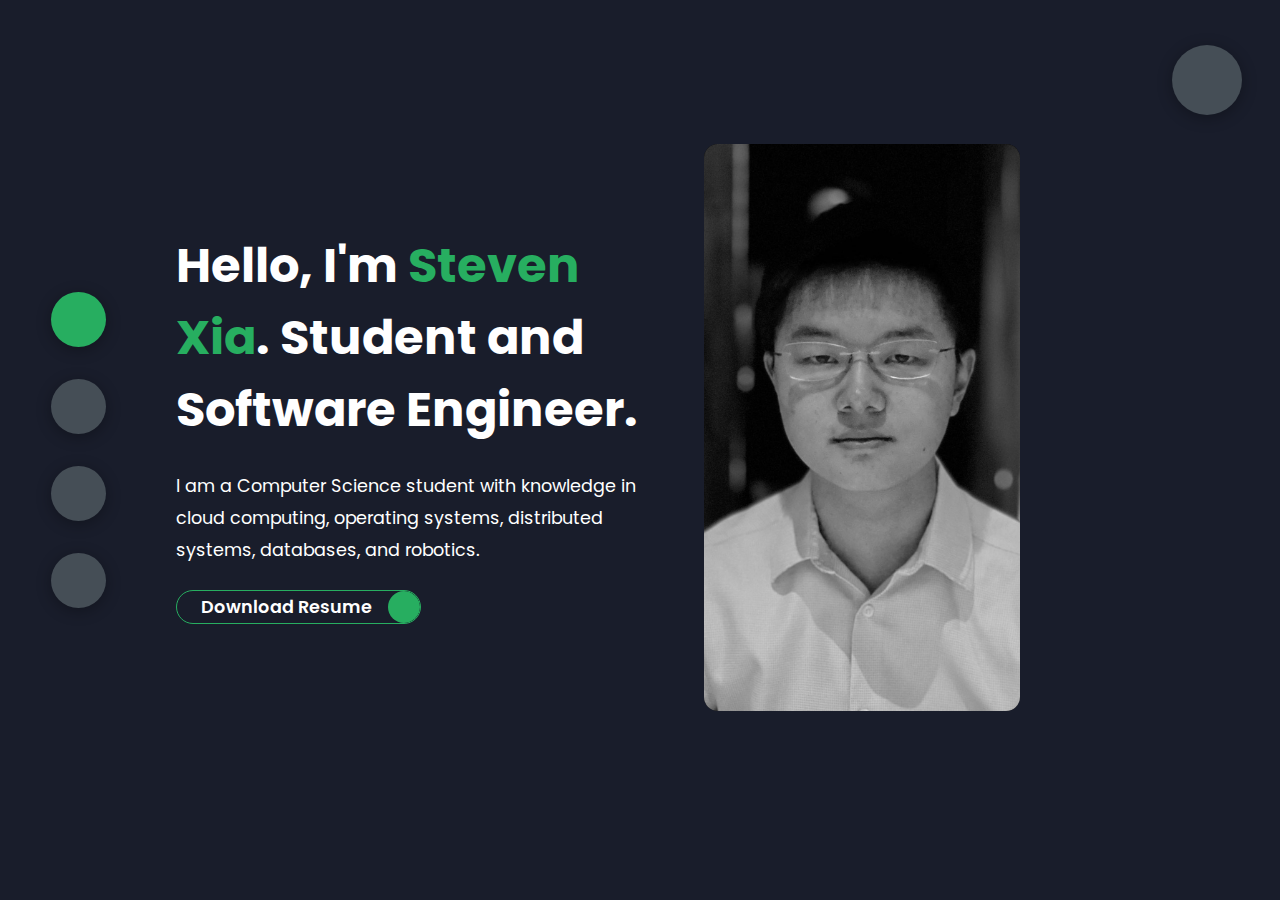
<file: index.html>
<!DOCTYPE html>
<html lang="en">
    <head>
        <meta charset="UTF-8" />
        <meta http-equiv="X-UA-Compatible" content="IE=edge" />
        <meta name="viewport" content="width=device-width, initial-scale=1.0" />
        <title>Steven Xia</title>
        <link rel="icon" href="/assets/img/web_logo.png" />
        <link rel="stylesheet" href="/css/styles.css" />
        <link rel="preconnect" href="https://fonts.googleapis.com" />
        <link rel="preconnect" href="https://fonts.gstatic.com" crossorigin />
        <link
            rel="stylesheet"
            href="https://cdnjs.cloudflare.com/ajax/libs/font-awesome/6.1.1/css/all.min.css"
            integrity="sha512-KfkfwYDsLkIlwQp6LFnl8zNdLGxu9YAA1QvwINks4PhcElQSvqcyVLLD9aMhXd13uQjoXtEKNosOWaZqXgel0g=="
            crossorigin="anonymous"
            referrerpolicy="no-referrer"
        />
        <link
            href="https://fonts.googleapis.com/css2?family=Poppins:wght@400;500;600;700;800&display=swap"
            rel="stylesheet"
        />
    </head>
    <body class="main-content">
        <header class="container header active" id="home">
            <div class="header-content">
                <div class="left-header">
                    <h1 class="name">
                        Hello, I'm <span>Steven Xia</span>. Student and Software
                        Engineer.
                    </h1>
                    <p>
                        I am a Computer Science student with knowledge in cloud
                        computing, operating systems, distributed systems,
                        databases, and robotics.
                    </p>
                    <div class="btn-con">
                        <a
                            href="/assets/files/resume.pdf"
                            target="_blank"
                            class="main-btn"
                        >
                            <span class="btn-text">Download Resume</span>
                            <span class="btn-icon"
                                ><i class="fas fa-download"></i
                            ></span>
                        </a>
                    </div>
                </div>
                <div class="right-header">
                    <div class="image">
                        <img src="/assets/img/headshot.jpeg" alt="" />
                    </div>
                </div>
            </div>
        </header>
        <main>
            <section class="container about" id="about">
                <div class="main-title">
                    <h2>About</h2>
                </div>
                <div class="about-container">
                    <div class="left-about">
                        <h4>Introduction</h4>
                        <p>
                            I am a student at the University of Michigan
                            majoring in Computer Science from the College of
                            Engineering Honors Program and minoring in Business
                            from the Ross School of Business. I am passionate in
                            low-level and high-performance computer
                            infrastructure related fields such as operating
                            systems, distributed systems, computer networks,
                            databases, computer architecture, and robotics.
                        </p>
                        <div class="btn-con">
                            <a
                                href="/assets/files/resume.pdf"
                                target="_blank"
                                class="main-btn"
                            >
                                <span class="btn-text">Download Resume</span>
                                <span class="btn-icon"
                                    ><i class="fas fa-download"></i
                                ></span>
                            </a>
                        </div>
                    </div>
                    <div class="right-about">
                        <div class="about-item">
                            <div class="abt-text">
                                <p class="large-text">Languages</p>
                                <p class="small-text">
                                    C/C++(20)<br />Rust<br />Python<br />Go<br />SQL
                                </p>
                            </div>
                        </div>
                        <div
                            class="about-item"
                            onclick="window.open('https://www.credly.com/badges/594e3b10-0297-4bb7-b71b-6277c73300d7/public_url', '_blank');"
                        >
                            <div class="abt-text">
                                <p class="large-text">AWS</p>
                                <p class="small-text">
                                    Certified Cloud Practitioner
                                </p>
                                <img
                                    class="aws-badge"
                                    src="/assets/img/AWS_certification.png"
                                    alt=""
                                />
                            </div>
                        </div>
                    </div>
                </div>
                <div class="timeline">
                    <h2 class="timeline-title">EXPERIENCE</h2>
                    <div class="timeline-item">
                        <div
                            class="tl-icon"
                            onclick="window.open('https://aws.amazon.com/serverless/', '_blank');"
                        >
                            <i class="fa-brands fa-aws"></i>
                        </div>
                        <p class="tl-duration">May 2022 - July 2022</p>
                        <h5>
                            Software Development Engineering Intern<span>
                                - Amazon Web Services</span
                            >
                        </h5>
                        <p class="left-padding">- AWS Serverless Compute Fabric</p>
                    </div>
                    <div class="timeline-item">
                        <div class="tl-icon">
                            <i class="fa-brands fa-ubuntu"></i>
                        </div>
                        <p class="tl-duration">December 2022 - Present</p>
                        <h5>
                            Instructional Aide for EECS 482: Operating
                            Systems<span>
                                - University of Michigan, College of
                                Engineering</span
                            >
                        </h5>
                        <p class="left-padding">
                            - Work with Professor Peter Chen to operate an
                            advanced-level Operating Systems course of ~360
                            students
                        </p>
                        <p class="left-padding">
                            - Teach weekly lab sections and host 1-on-1 office
                            hours to reinforce understanding
                        </p>
                        <p class="left-padding">
                            - Answer questions on course material through online
                            platforms such as Piazza and Discord
                        </p>
                        <p class="left-padding">
                            - Create homework and exam problems and host group
                            review sessions to explain solutions
                        </p>
                    </div>
                    <div class="timeline-item">
                        <div class="tl-icon">
                            <i class="fa-solid fa-database"></i>
                        </div>
                        <p class="tl-duration">August 2022 - December 2022</p>
                        <h5>
                            Instructional Aide for EECS 484: Database Management
                            Systems<span>
                                - University of Michigan, College of
                                Engineering</span
                            >
                        </h5>
                        <p class="left-padding">
                            - Work with Professor H. V. Jagadish to operate an
                            advanced-level Database course of ~360 students
                        </p>
                    </div>
                    <div class="timeline-item">
                        <div
                            class="tl-icon"
                            onclick="window.open('https://www.cybcube.com/', '_blank');"
                        >
                            <i class="fa-solid fa-chart-line"></i>
                        </div>
                        <p class="tl-duration">May 2022 - August 2022</p>
                        <h5>
                            Data Analyst Intern<span>
                                - CyberCube Analytics</span
                            >
                        </h5>
                        <p><b>Data Collection:</b></p>
                        <p class="left-padding">
                            - Wrote Python algorithms that pull and filter cyber
                            risk data, update the company PostgreSQL database
                            with new or updated data, and perform queries to
                            match vulnerabilities to client companies
                        </p>
                        <p class="left-padding">
                            - Automated data-collection by setting up scheduled
                            calls on multiple data feed APIs
                        </p>
                        <p><b>DevOps:</b></p>
                        <p class="left-padding">
                            - Created and managed AWS S3, ECR, ECS, EventBridge,
                            SQS, and RDS resources
                        </p>
                        <p class="left-padding">
                            - Migrated resources to new AWS account and set up
                            infrastructure using Terraform and CloudFormation
                        </p>
                        <p class="left-padding">
                            - Set up CI/CD pipeline for AWS container-related
                            workflows using GitHub Actions
                        </p>
                    </div>
                    <div class="timeline-item">
                        <div
                            class="tl-icon"
                            onclick="window.open('https://masa.engin.umich.edu/', '_blank');"
                        >
                            <i class="fa-solid fa-rocket"></i>
                        </div>
                        <p class="tl-duration">September 2021 - May 2022</p>
                        <h5>
                            Avionics Programmer<span>
                                - Michigan Aeronautical Science Association
                                (MASA)</span
                            >
                        </h5>
                        <p class="left-padding">
                            - MASA is a project team of over 100 students,
                            building one of the first collegiate liquid
                            bi-propellant rockets
                        </p>
                        <p class="left-padding">
                            - Wrote and Debugged GUI and data-viewer, written in
                            Python with the PyQt5 library
                        </p>
                        <p class="left-padding">
                            - Wrote and tested flight controller firmware and
                            test flight controller PCB, implemented in C
                        </p>
                        <p class="left-padding">
                            - Researched for a new automated unit testing
                            framework
                        </p>
                    </div>
                </div>
                <div class="timeline">
                    <h2 class="timeline-title">EDUCATION</h2>
                    <div class="timeline-item">
                        <div
                            class="tl-icon"
                            onclick="window.open('https://cse.engin.umich.edu/academics/undergraduate/computer-science-eng/', '_blank');"
                        >
                            <i class="fa-solid fa-book-open"></i>
                        </div>
                        <p class="tl-duration">Expected Graduation: May 2024</p>
                        <h5>
                            Bachelor's of Science in Engineering, Honors<br /><span
                                >- University of Michigan, College of
                                Engineering<br />- GPA: 3.94/4.0</span
                            >
                        </h5>
                        <p>Major Coursework:</p>
                        <p class="left-padding">
                            - <b>Distributed Systems</b> (TBD)
                        </p>
                        <p class="left-padding">
                            - <b>Compiler Construction</b> (TBD)
                        </p>
                        <p class="left-padding">
                            - <b>Computer Security</b> (TBD)
                        </p>
                        <p class="left-padding">
                            -
                            <b
                                ><span class="full-text"
                                    >Computer Game Design & Development</span
                                ><span class="abbrev-text"
                                    >Game Development</span
                                ></b
                            >
                            (A+)
                        </p>
                        <p class="left-padding">
                            - <b>Computer Networks</b> (A)
                        </p>
                        <p class="left-padding">
                            -
                            <b
                                ><span class="full-text"
                                    >Advanced Operating Systems</span
                                ><span class="abbrev-text"
                                    >Adv. Operating Systems</span
                                ></b
                            >
                            (A)
                        </p>
                        <p class="left-padding">- <b>Web Systems</b> (A)</p>
                        <p class="left-padding">
                            -
                            <b
                                ><span class="full-text"
                                    >Parallel GPU Programming</span
                                ><span class="abbrev-text"
                                    >GPU Programming</span
                                ></b
                            >
                            (A-)
                        </p>
                        <p class="left-padding">
                            -
                            <b
                                ><span class="full-text"
                                    >Database Management Systems</span
                                ><span class="abbrev-text"
                                    >Database Mgmt. Systems</span
                                ></b
                            >
                            (A+)
                        </p>
                        <p class="left-padding">
                            - <b>Theory of Computation</b> (A+)
                        </p>
                        <p class="left-padding">
                            - <b>Computer Organization</b> (A)
                        </p>
                        <p class="left-padding">
                            -
                            <b
                                ><span class="full-text"
                                    >Data Stuctures and Algorithms</span
                                ><span class="abbrev-text"
                                    >Data Stuctures & Algorithms</span
                                ></b
                            >
                            (A)
                        </p>
                        <p class="left-padding">- <b>Linear Algebra</b> (A+)</p>
                        <p class="left-padding">- <b>Statistics</b> (A+)</p>
                        <p class="left-padding" style="padding-bottom: 1rem">
                            - <b>Circuits</b> (A)
                        </p>
                        <p>Planned Coursework:</p>
                        <p class="left-padding">
                            - <b>Computer Architecture</b>
                        </p>
                        <p class="left-padding">- <b>Embedded Systems</b></p>
                    </div>
                    <div class="timeline-item">
                        <div
                            class="tl-icon"
                            onclick="window.open('https://michiganross.umich.edu/undergraduate/business-minor', '_blank');"
                        >
                            <i class="fa-brands fa-black-tie"></i>
                        </div>
                        <p class="tl-duration">Expected Graduation: May 2024</p>
                        <h5>
                            Minor in Business<br /><span>
                                - University of Michigan, Ross School of
                                Business</span
                            >
                        </h5>
                        <p>Minor Coursework:</p>
                        <p class="left-padding">
                            - <b>Business Strategy</b> (TBD)
                        </p>
                        <p class="left-padding">
                            - <b>Financial Decisions</b> (A-)
                        </p>
                        <p class="left-padding">- <b>Marketing</b> (A)</p>
                        <p class="left-padding">
                            - <b>Accounting Principles</b> (A)
                        </p>
                        <p class="left-padding" style="margin-bottom: 1rem">
                            - <b>Economics</b> (A+)
                        </p>
                        <p>Planned Coursework:</p>
                        <p class="left-padding">
                            - <b>Entrepreneurial Finance</b>
                        </p>
                    </div>
                </div>
            </section>
            <section class="container" id="projects">
                <div class="main-title">
                    <h2>Projects</h2>
                </div>
                <p class="proj-text">
                    Here is some of my work that I've done in various
                    programming languages.
                </p>
                <div class="projects">
                    <div class="project-item">
                        <h3>Haunt</h3>
                        <p>
                            You are a reanimated skeleton trying to live a
                            normal life, but the members of the nearby town want
                            to seal you away! Luckily you have a trick up your
                            humerus: a gun. Defend your graveyard in this low
                            fantasy roguelike bullet hell by fighting off
                            townsfolk and stopping their sorcerers from lighting
                            the three altars that will imprison you in your
                            coffin for the rest of time.
                        </p>
                        <p style="text-align: center; margin-bottom: 1rem">
                            (Unity C#)
                        </p>
                        <div class="hover-items">
                            <h3>Play the Game Here!</h3>
                            <div class="icons">
                                <a
                                    href="https://jgettig.itch.io/haunt"
                                    target="_blank"
                                    class="icon"
                                >
                                    <i class="fa-brands fa-itch-io"></i>
                                </a>
                            </div>
                            <h3>Project Source Available Upon Request</h3>
                        </div>
                    </div>
                    <div class="project-item">
                        <h3>Bouncin</h3>
                        <p>
                            Designed and implemented a roll-a-ball style
                            platformer game. Features include spikes, moving
                            platforms, falling objects, and flying bullets,
                            including a unique bouncing mechanic. I completely
                            developed the game using Unity C#.
                        </p>
                        <p style="text-align: center; margin-bottom: 1rem">
                            (Unity C#)
                        </p>
                        <div class="hover-items">
                            <h3>Play the Game Here!</h3>
                            <div class="icons">
                                <a
                                    href="https://xia-steven.itch.io/bouncin"
                                    target="_blank"
                                    class="icon"
                                >
                                    <i class="fa-brands fa-itch-io"></i>
                                </a>
                            </div>
                            <h3>Project Source Available Upon Request</h3>
                        </div>
                    </div>
                    <div class="project-item">
                        <h3>Metroid NES Remake</h3>
                        <p>
                            Implemented a complete replica of the classic NES
                            game Metroid with a novel grappling mechanic,
                            inspired by the character Pathfinder from Apex
                            Legends.
                        </p>
                        <p>
                            I primarily worked on the debugging of the zoomers
                            and skree AI systems, and the creation of enemies in
                            general, including tinkering with the usage of
                            RayCasts. Additionally, I set up the project
                            structure and organized the code base. For the
                            custom level, I designed the grappling mechanic and
                            map for the level. I also contributed to setting up
                            Jira, the progress-tracking platform used in the
                            project.
                        </p>
                        <p style="text-align: center; margin-bottom: 1rem">
                            (Unity C#)
                        </p>
                        <div class="hover-items">
                            <h3>Play the Game Here!</h3>
                            <div class="icons">
                                <a
                                    href="https://bilaljai.itch.io/nes-metroid"
                                    target="_blank"
                                    class="icon"
                                >
                                    <i class="fa-brands fa-itch-io"></i>
                                </a>
                            </div>
                            <h3>Project Source Available Upon Request</h3>
                        </div>
                    </div>
                    <div class="project-item">
                        <h3>Thread Library</h3>
                        <p>
                            Implemented a fully functional thread library that
                            works on multiple CPUs, including classes such as
                            thread, mutex, condition variable, semaphore, latch,
                            and barrier. The scheduling policy is strictly FIFO
                            and no spurious wake-ups are permitted.
                        </p>
                        <p>
                            <b>Thread</b> - The user may declare a thread object
                            with an associated function and parameter. The
                            library will then execute the runtime of the thread.
                        </p>
                        <p>
                            <b>Mutex</b> - Provides mutual exclusion between
                            threads. A thread may acquire the mutex upon calling
                            lock() and owns the mutex until unlock() is called.
                        </p>
                        <p>
                            <b>Condition Variable</b> - Allows threads to wait
                            on any predicate. After a thread calls wait(), it
                            can be allowed to continue when another thread calls
                            signal() or broadcast().
                        </p>
                        <p>
                            <b>Semaphore</b> - A thread may call increment or
                            decrement the internal value of the semaphore. If a
                            thread attempts to decrement when value is already
                            0, the thread's execution is blocked.
                        </p>
                        <p>
                            <b>Latch/Barrier</b> - Allows threads to accumulate
                            at the latch/barrier until a threshold is met, after
                            which the waiting threads are allowed to continue.
                        </p>
                        <p style="text-align: center; margin-bottom: 1rem">
                            (C++)
                        </p>
                        <div class="hover-items">
                            <h3>Project Source Available Upon Request</h3>
                        </div>
                    </div>
                    <div class="project-item">
                        <h3>Virtual Memory Pager</h3>
                        <p>
                            Implemented an external virtual memory pager that
                            supports multiple processes and forks on processes
                            with non-empty arenas. The pager supports
                            swap-backed pages: created by the user and backed by
                            temporary swap-blocks reserved by individual
                            processes; file-backed pages: shared between
                            processes and represented as files.
                        </p>
                        <p>
                            <b>vm_map()</b> - Assigns a new page in the valid
                            portion of a process' arena. Initializes a bitwise
                            0-page for swap-backed and maps to an existing file
                            for file-backed.
                        </p>
                        <p>
                            <b>vm_create()</b> - Initializes a new arena on
                            process creation, or shares an arena with parent
                            process on fork. Does not copy any pages.
                        </p>
                        <p>
                            <b>vm_delete()</b> - Handles all traps to the OS,
                            including invalid memory accesses, non-resident
                            memory accesses, simulation of LRU page-replacement
                            policy, page-in and page-out operations, etc.
                        </p>
                        <p style="text-align: center; margin-bottom: 1rem">
                            (C++)
                        </p>
                        <div class="hover-items">
                            <h3>Project Source Available Upon Request</h3>
                        </div>
                    </div>
                    <div class="project-item">
                        <h3>Network File Server</h3>
                        <p>
                            Implemented a multithreaded file server that accepts
                            TCP connections from potential clients. A client
                            should establish an RPC connection with the file
                            server upon initialization. The server uses a mostly
                            optimistic concurrency control policy, allowing the
                            most recent writes to always persist. The server
                            discards any invalid requests and times out on slow
                            requests. Up to 30 concurrent client requests are
                            accepted.
                        </p>
                        <p>
                            <b>fs_create()</b> - Creates a new file/directory in
                            the filesystem. The new file/directory is owned and
                            controlled by a single owner.
                        </p>
                        <p><b>fs_delete()</b> - Deletes a file/directory.</p>
                        <p>
                            <b>fs_readblock()</b> - Reads 512 bytes of content
                            of a file and sends the data back to the client via
                            the RPC connection.
                        </p>
                        <p>
                            <b>fs_writeblock()</b> - Writes 512 bytes of
                            user-specified data to a block of an existing file.
                            Times out if user sends insufficient data.
                        </p>
                        <p style="text-align: center; margin-bottom: 1rem">
                            (C++)
                        </p>
                        <div class="hover-items">
                            <h3>Project Source Available Upon Request</h3>
                        </div>
                    </div>
                    <div class="project-item">
                        <h3>Fakebook</h3>
                        <p>
                            Simulated a social media database, storing
                            information about users, friendships, cities,
                            states, countries, photos, messages, events, albums,
                            image tags, and more... Implemented complex schema
                            with 15 tables. Used methods such as triggers and
                            sequences. Converted data into document-store JSON
                            format and loaded a MongoDB database. Performed
                            queries involving inner and outer joins, nesting,
                            grouping, unions and intersections, ordering, etc.
                        </p>
                        <p style="text-align: center; margin-bottom: 1rem">
                            (Oracle SQL*Plus & MongoDB)
                        </p>
                        <div class="hover-items">
                            <h3>Project Source Available Upon Request</h3>
                        </div>
                    </div>
                    <div class="project-item">
                        <h3>Zookeeper</h3>
                        <p>
                            Simulated a Zoo with many animal hubs in various
                            user-specified locations, represented as Cartesian
                            coordinates. Implemented Prim's Algorithm to find
                            the Minimum-Spanning Tree for the given animal hub
                            locations, representing the shortest electrical grid
                            needed to reach all hubs. Used either
                            random-insertion heuristic to find a fast solution
                            or branch-and-bound algorithm to find a globally
                            shortest Hamiltonian Cycle through all hubs,
                            representing a directional pipeline.
                        </p>
                        <p style="text-align: center; margin-bottom: 1rem">
                            (C++)
                        </p>
                        <div class="hover-items">
                            <h3>Project Source Available Upon Request</h3>
                        </div>
                    </div>
                    <div class="project-item">
                        <h3>Maze Solver</h3>
                        <p>
                            Designed a program to find a path out of any
                            rectangular maze with walls, floor, and elevators,
                            represented by a 3D std::vector. User can select
                            between depth-first and breadth-first search
                            algorithms. The search algorithm records the
                            direction taken at each location and uses
                            backtracking to record the path taken. Outputs the
                            final path in both coordinates and visual
                            representations of the maze.
                        </p>
                        <p style="text-align: center; margin-bottom: 1rem">
                            (C++)
                        </p>
                        <div class="hover-items">
                            <h3>Project Source Available Upon Request</h3>
                        </div>
                    </div>
                    <div class="project-item">
                        <h3>xia-steven.github.io</h3>
                        <p>
                            Developed my personal portfolio website that
                            supports theme-changing, animated page switches,
                            animated buttons, page-width responsive layout, and
                            a contact feature. Hosted through GitHub Pages.
                        </p>
                        <p style="text-align: center; margin-bottom: 1rem">
                            (HTML5 / CSS / JavaScript)
                        </p>
                        <div class="hover-items">
                            <h3>Project Source</h3>
                            <div class="icons">
                                <a
                                    href="https://github.com/xia-steven/xia-steven.github.io"
                                    target="_blank"
                                    class="icon"
                                >
                                    <i class="fab fa-github"></i>
                                </a>
                            </div>
                        </div>
                    </div>
                    <div class="project-item">
                        <h3>Circuit Matrix Generator</h3>
                        <p>
                            Designed an algorithm that takes in a conductance
                            matrix of a linear resistor circuit and generates a
                            system of linear equations as a matrix of
                            coefficients using nodal analysis. Then, it
                            generates a MATLAB script that solves the equations.
                        </p>
                        <p style="text-align: center; margin-bottom: 1rem">
                            (C++)
                        </p>
                        <div class="hover-items">
                            <h3>Project Source</h3>
                            <div class="icons">
                                <a
                                    href="https://github.com/xia-steven/circuit-matrix-generator"
                                    target="_blank"
                                    class="icon"
                                >
                                    <i class="fab fa-github"></i>
                                </a>
                            </div>
                        </div>
                    </div>
                    <div class="project-item">
                        <h3>Disk Scheduler</h3>
                        <p>
                            Designed a multithreaded disk scheduler that uses a
                            "shortest-seek-time" scheduling policy. Used mutual
                            exclusion and condition variables to synchronize
                            threads. The scheduler accepts any number of
                            requesters and schedules a single servicer.
                        </p>
                        <p style="text-align: center; margin-bottom: 1rem">
                            (C++)
                        </p>
                        <div class="hover-items">
                            <h3>Project Source Available Upon Request</h3>
                        </div>
                    </div>
                </div>
            </section>
            <section class="container contact" id="contact">
                <div class="contact-container">
                    <div class="main-title">
                        <h2>Contact</h2>
                    </div>
                    <div class="contact-content-con">
                        <div class="left-contact">
                            <h4 class="full-text">Contact Information</h4>
                            <h4 class="abbrev">Contact Info</h4>
                            <p>
                                If you have any questions for me, feel free to
                                reach out! I will do my best to respond ASAP.
                            </p>
                            <div class="contact-info">
                                <div class="contact-item">
                                    <div class="icon">
                                        <i class="fas fa-map-marker-alt"></i>
                                        <span>Location:</span>
                                    </div>
                                    <p>Ann Arbor, Michigan</p>
                                </div>
                                <div class="contact-item">
                                    <div class="icon">
                                        <i class="fas fa-envelope"></i>
                                        <span>Email:</span>
                                    </div>
                                    <p>
                                        <span>stevenx@umich.edu</span>
                                    </p>
                                </div>
                                <div class="contact-item">
                                    <div class="icon">
                                        <i class="fab fa-linkedin"></i>
                                        <span>LinkedIn:</span>
                                    </div>
                                    <p>
                                        <span>xia-steven</span>
                                    </p>
                                </div>
                                <div class="contact-item">
                                    <div class="icon">
                                        <i class="fa-solid fa-mobile-retro"></i>
                                        <span>Mobile Number:</span>
                                    </div>
                                    <p>
                                        <span>+1 (302) 482-5827</span>
                                    </p>
                                </div>
                                <div class="contact-item">
                                    <div class="icon">
                                        <i class="fa-solid fa-language"></i>
                                        <span>Languages:</span>
                                    </div>
                                    <p>
                                        <span>English, Mandarin</span>
                                    </p>
                                </div>
                            </div>
                            <div class="contact-icons">
                                <div class="contact-icon">
                                    <a
                                        href="https://github.com/xia-steven"
                                        target="_blank"
                                    >
                                        <i class="fab fa-github"></i>
                                    </a>
                                    <a
                                        href="mailto:stevenx@umich.com"
                                        target="_blank"
                                    >
                                        <i class="fa-solid fa-envelope"></i>
                                    </a>
                                    <a
                                        href="https://www.linkedin.com/in/xia-steven/"
                                        target="_blank"
                                    >
                                        <i class="fab fa-linkedin"></i>
                                    </a>
                                    <a
                                        href="https://twitter.com/NiceH4x"
                                        target="_blank"
                                    >
                                        <i class="fab fa-twitter"></i>
                                    </a>
                                    <a
                                        href="https://www.youtube.com/channel/UCB2f5Dq9_tUXuImHDveDu6Q"
                                        target="_blank"
                                    >
                                        <i class="fab fa-youtube"></i>
                                    </a>
                                </div>
                            </div>
                        </div>
                        <div class="right-contact">
                            <form action="" class="contact-form">
                                <div class="input-control i-c-2">
                                    <input
                                        type="text"
                                        required
                                        placeholder="YOUR NAME"
                                    />
                                    <input
                                        type="email"
                                        required
                                        placeholder="YOUR EMAIL"
                                    />
                                </div>
                                <div class="input-control">
                                    <input
                                        type="text"
                                        required
                                        placeholder="SUBJECT"
                                    />
                                </div>
                                <div class="input-control">
                                    <textarea
                                        name=""
                                        id=""
                                        cols="15"
                                        rows="8"
                                        placeholder="Message Here..."
                                    ></textarea>
                                </div>
                                <div class="submit-btn">
                                    <a href="#" class="main-btn">
                                        <span class="btn-text">Send</span>
                                        <span class="btn-icon"
                                            ><i
                                                class="fa-solid fa-paper-plane"
                                            ></i
                                        ></span>
                                    </a>
                                </div>
                            </form>
                        </div>
                    </div>
                </div>
            </section>
        </main>

        <div class="controls">
            <div class="control active-btn" data-id="home">
                <i class="fa-solid fa-house"></i>
            </div>
            <div class="control" data-id="about">
                <i class="fa-solid fa-user-large"></i>
            </div>
            <div class="control" data-id="projects">
                <i class="fa-solid fa-file-code"></i>
            </div>
            <div class="control" data-id="contact">
                <i class="fa-solid fa-envelope"></i>
            </div>
        </div>
        <div class="theme-btn">
            <i class="fas fa-adjust"></i>
        </div>
        <!-- <a href="/cn"
            ><div class="lang-btn">
                <i class="fa-solid fa-globe"></i></div
        ></a> -->
        <script src="/animation.js"></script>
    </body>
</html>
</file>
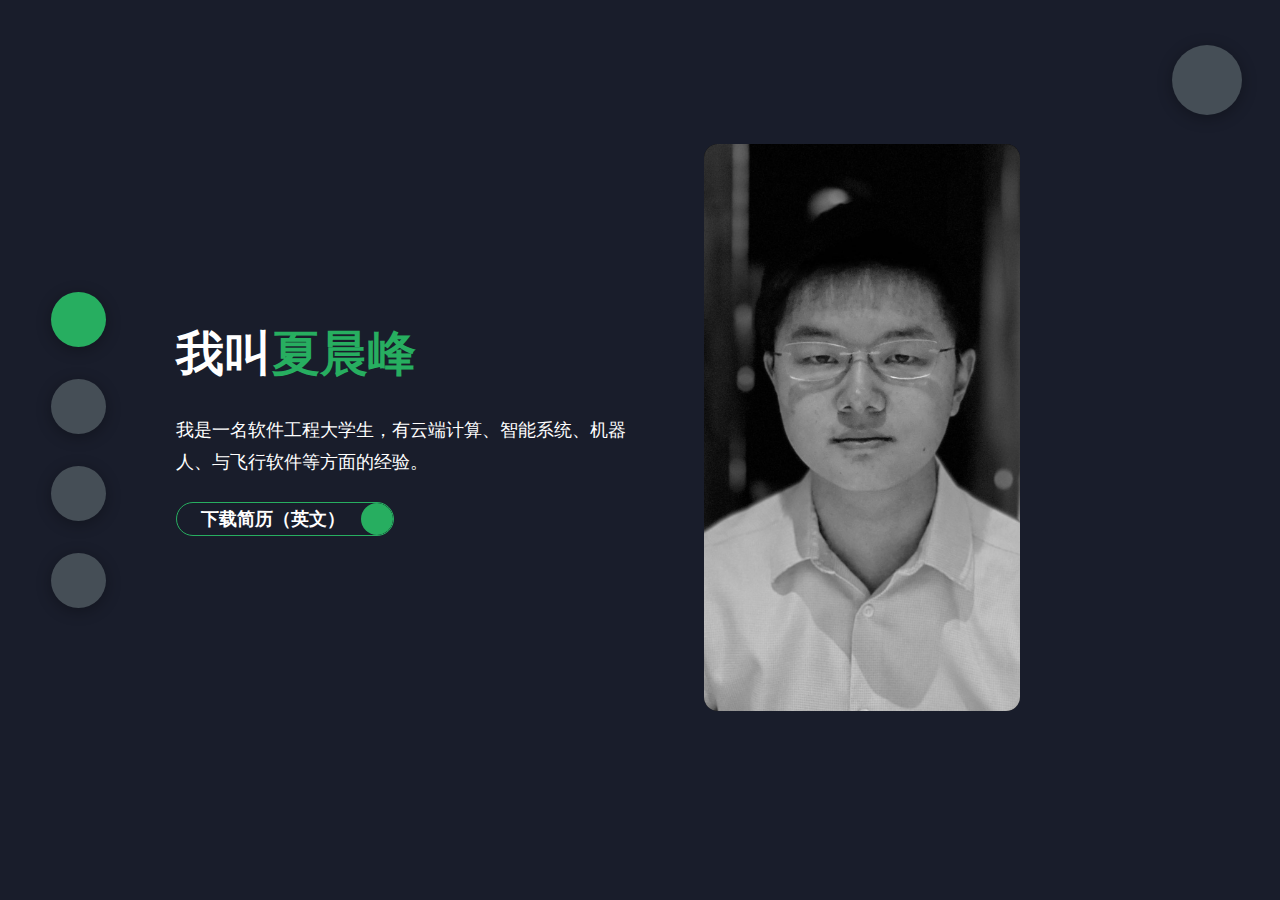
<file: cn.html>
<!DOCTYPE html>
<html lang="en">
    <head>
        <meta charset="UTF-8" />
        <meta http-equiv="X-UA-Compatible" content="IE=edge" />
        <meta name="viewport" content="width=device-width, initial-scale=1.0" />
        <title>Steven Xia</title>
        <link rel="icon" href="assets/img/web_logo.png" />
        <link rel="stylesheet" href="styles.css" />
        <link rel="preconnect" href="https://fonts.googleapis.com" />
        <link rel="preconnect" href="https://fonts.gstatic.com" crossorigin />
        <link
            rel="stylesheet"
            href="https://cdnjs.cloudflare.com/ajax/libs/font-awesome/6.1.1/css/all.min.css"
            integrity="sha512-KfkfwYDsLkIlwQp6LFnl8zNdLGxu9YAA1QvwINks4PhcElQSvqcyVLLD9aMhXd13uQjoXtEKNosOWaZqXgel0g=="
            crossorigin="anonymous"
            referrerpolicy="no-referrer"
        />
        <link
            href="https://fonts.googleapis.com/css2?family=Poppins:wght@400;500;600;700;800&display=swap"
            rel="stylesheet"
        />
    </head>
    <body class="main-content">
        <header class="container header active" id="home">
            <div class="header-content">
                <div class="left-header">
                    <h1 class="name">我叫<span>夏晨峰</span></h1>
                    <p>
                        我是一名软件工程大学生，有云端计算、智能系统、机器人、与飞行软件等方面的经验。
                    </p>
                    <div class="btn-con">
                        <a
                            href="assets/files/resume.pdf"
                            target="_blank"
                            class="main-btn"
                        >
                            <span class="btn-text">下载简历（英文）</span>
                            <span class="btn-icon"
                                ><i class="fas fa-download"></i
                            ></span>
                        </a>
                    </div>
                </div>
                <div class="right-header">
                    <div class="image">
                        <img src="assets/img/headshot.jpeg" alt="" />
                    </div>
                </div>
            </div>
        </header>
        <main>
            <section class="container about" id="about">
                <div class="main-title">
                    <h2>关于</h2>
                </div>
                <div class="about-container">
                    <div class="left-about">
                        <h4>个人简介</h4>
                        <p>
                            我是一名在美国密歇根大学读书的软件工程与商学本科生。我在航天、人工智能、数据库、分布式系统、云端计算、机器人、游戏设计等领域有实习与项目经验。
                        </p>
                        <div class="btn-con">
                            <a
                                href="assets/files/resume.pdf"
                                target="_blank"
                                class="main-btn"
                            >
                                <span class="btn-text">下载简历（英文）</span>
                                <span class="btn-icon"
                                    ><i class="fas fa-download"></i
                                ></span>
                            </a>
                        </div>
                    </div>
                    <div class="right-about">
                        <div class="about-item">
                            <div class="abt-text">
                                <p class="large-text">语言</p>
                                <p class="small-text">
                                    C/C++<br />Python<br />Java<br />JavaScript<br />SQL<br />HTML/CSS
                                </p>
                            </div>
                        </div>
                        <div
                            class="about-item"
                            onclick="window.open('https://www.credly.com/badges/594e3b10-0297-4bb7-b71b-6277c73300d7/public_url', '_blank');"
                        >
                            <div class="abt-text">
                                <p class="large-text">亚马逊云科技</p>
                                <p class="small-text">云端从业者认证</p>
                                <img
                                    class="aws-badge"
                                    src="assets/img/AWS_certification.png"
                                    alt=""
                                />
                            </div>
                        </div>
                    </div>
                </div>
                <div class="about-stats">
                    <h2 class="stat-title">技能</h2>
                    <div class="progress-bars">
                        <div class="progress-bar">
                            <p class="prog-title">C++20</p>
                            <div class="progress-con">
                                <p class="prog-text">80%</p>
                                <div class="progress">
                                    <span class="html"></span>
                                </div>
                            </div>
                        </div>
                        <div class="progress-bar">
                            <p class="prog-title">SQL</p>
                            <div class="progress-con">
                                <p class="prog-text">95%</p>
                                <div class="progress">
                                    <span class="css"></span>
                                </div>
                            </div>
                        </div>
                        <div class="progress-bar">
                            <p class="prog-title">C</p>
                            <div class="progress-con">
                                <p class="prog-text">75%</p>
                                <div class="progress">
                                    <span class="js"></span>
                                </div>
                            </div>
                        </div>
                        <div class="progress-bar">
                            <p class="prog-title">Python</p>
                            <div class="progress-con">
                                <p class="prog-text">75%</p>
                                <div class="progress">
                                    <span class="react"></span>
                                </div>
                            </div>
                        </div>
                        <div class="progress-bar">
                            <p class="prog-title">AWS</p>
                            <div class="progress-con">
                                <p class="prog-text">87%</p>
                                <div class="progress">
                                    <span class="node"></span>
                                </div>
                            </div>
                        </div>
                        <div class="progress-bar">
                            <p class="prog-title">Java</p>
                            <div class="progress-con">
                                <p class="prog-text">70%</p>
                                <div class="progress">
                                    <span class="python"></span>
                                </div>
                            </div>
                        </div>
                    </div>
                </div>
                <div class="timeline">
                    <h2 class="timeline-title">经验</h2>
                    <div class="timeline-item">
                        <div class="tl-icon">
                            <i class="fa-solid fa-database"></i>
                        </div>
                        <p class="tl-duration">2022年8月 - 现在</p>
                        <h5>
                            数据库系统课助理教师<span>
                                - 密歇根大学工程学院</span
                            >
                        </h5>
                        <p class="left-padding">
                            - 与 H. V. Jagadish 教授运转一个高级数据库课，约有360名学生
                        </p>
                        <p class="left-padding">
                            - 每周给一个约40名学生的班级上补习课
                        </p>
                        <p class="left-padding">
                            - 回答学友在网上关于课堂的问题
                        </p>
                    </div>
                    <div class="timeline-item">
                        <div
                            class="tl-icon"
                            onclick="window.open('https://www.cybcube.com/', '_blank');"
                        >
                            <i class="fa-solid fa-chart-line"></i>
                        </div>
                        <p class="tl-duration">May 2022 - August 2022</p>
                        <h5>
                            数据分析实习生<span>
                                - CyberCube Analytics</span
                            >
                        </h5>
                        <p><b>数据收集：</b></p>
                        <p class="left-padding">
                            - Wrote Python algorithms that pull and filter cyber
                            risk data, update the company PostgreSQL database
                            with new or updated data, and perform queries to
                            match vulnerabilities to client companies
                        </p>
                        <p class="left-padding">
                            - Automated data-collection by setting up scheduled
                            calls on multiple data feed APIs
                        </p>
                        <p><b>DevOps:</b></p>
                        <p class="left-padding">
                            - Created and managed AWS S3, ECR, ECS, EventBridge,
                            SQS, and RDS resources
                        </p>
                        <p class="left-padding">
                            - Migrated resources to new AWS account and set up
                            infrastructure using Terraform and CloudFormation
                        </p>
                        <p class="left-padding">
                            - Set up CI/CD pipeline for AWS container-related
                            workflows using GitHub Actions
                        </p>
                    </div>
                    <div class="timeline-item">
                        <div
                            class="tl-icon"
                            onclick="window.open('https://masa.engin.umich.edu/', '_blank');"
                        >
                            <i class="fa-solid fa-rocket"></i>
                        </div>
                        <p class="tl-duration">September 2021 - May 2022</p>
                        <h5>
                            Avionics Programmer<span>
                                - Michigan Aeronautical Science Association
                                (MASA)</span
                            >
                        </h5>
                        <p class="left-padding">
                            - MASA is a project team of over 100 students,
                            building one of the first collegiate liquid
                            bi-propellant rockets
                        </p>
                        <p class="left-padding">
                            - Wrote and Debugged GUI and data-viewer, written in
                            Python with the PyQt5 library
                        </p>
                        <p class="left-padding">
                            - Wrote and tested flight controller firmware and
                            test flight controller PCB, implemented in C
                        </p>
                        <p class="left-padding">
                            - Researched for a new automated unit testing
                            framework
                        </p>
                    </div>
                </div>
                <div class="timeline">
                    <h2 class="timeline-title">EDUCATION</h2>
                    <div class="timeline-item">
                        <div
                            class="tl-icon"
                            onclick="window.open('https://cse.engin.umich.edu/academics/undergraduate/computer-science-eng/', '_blank');"
                        >
                            <i class="fa-solid fa-book-open"></i>
                        </div>
                        <p class="tl-duration">Expected Graduation: May 2024</p>
                        <h5>
                            Bachelor's of Science in Engineering, Honors<br /><span
                                >- University of Michigan, College of
                                Engineering<br />- GPA: 3.94/4.0</span
                            >
                        </h5>
                        <p>Major Coursework:</p>
                        <p class="left-padding">
                            -
                            <b
                                ><span class="full-text"
                                    >Advanced Operating Systems</span
                                ><span class="abbrev-text"
                                    >Adv. Operating Systems</span
                                ></b
                            >
                            (TBD)
                        </p>
                        <p class="left-padding">- <b>Web Systems</b> (TBD)</p>
                        <p class="left-padding">
                            -
                            <b
                                ><span class="full-text"
                                    >Parallel GPU Programming</span
                                ><span class="abbrev-text"
                                    >GPU Programming</span
                                ></b
                            >
                            (TBD)
                        </p>
                        <p class="left-padding">
                            -
                            <b
                                ><span class="full-text"
                                    >Database Management Systems</span
                                ><span class="abbrev-text"
                                    >Database Mgmt. Systems</span
                                ></b
                            >
                            (A+)
                        </p>
                        <p class="left-padding">
                            - <b>Theory of Computation</b> (A+)
                        </p>
                        <p class="left-padding">
                            - <b>Computer Organization</b> (A)
                        </p>
                        <p class="left-padding">
                            -
                            <b
                                ><span class="full-text"
                                    >Data Stuctures and Algorithms</span
                                ><span class="abbrev-text"
                                    >Data Stuctures & Algorithms</span
                                ></b
                            >
                            (A)
                        </p>
                        <p class="left-padding">- <b>Linear Algebra</b> (A+)</p>
                        <p class="left-padding">- <b>Statistics</b> (A+)</p>
                        <p class="left-padding" style="padding-bottom: 1rem">
                            - <b>Circuits</b> (A)
                        </p>
                        <p>Planned Coursework:</p>
                        <p class="left-padding">- <b>Distributed Systems</b></p>
                        <p class="left-padding">- <b>Computer Networks</b></p>
                        <p class="left-padding">- <b>Machine Learning</b></p>
                        <p class="left-padding">
                            - <b>Artificial Intelligence</b>
                        </p>
                        <p class="left-padding">
                            -
                            <b
                                ><span class="full-text"
                                    >Computer Game Design & Development</span
                                ><span class="abbrev-text"
                                    >Game Development</span
                                ></b
                            >
                        </p>
                    </div>
                    <div class="timeline-item">
                        <div
                            class="tl-icon"
                            onclick="window.open('https://michiganross.umich.edu/undergraduate/business-minor', '_blank');"
                        >
                            <i class="fa-brands fa-black-tie"></i>
                        </div>
                        <p class="tl-duration">Expected Graduation: May 2024</p>
                        <h5>
                            Minor in Business<br /><span>
                                - University of Michigan, Ross School of
                                Business</span
                            >
                        </h5>
                        <p>Minor Coursework:</p>
                        <p class="left-padding">
                            - <b>Accounting Principles</b> (TBD)
                        </p>
                        <p class="left-padding" style="margin-bottom: 1rem">
                            - <b>Microeconomics</b> (A+)
                        </p>
                        <p>Planned Coursework:</p>
                        <p class="left-padding">- <b>Marketing</b></p>
                        <p class="left-padding">- <b>Financial Decisions</b></p>
                        <p class="left-padding">- <b>Business Strategy</b></p>
                        <p class="left-padding">
                            - <b>Entrepreneurial Finance</b>
                        </p>
                    </div>
                </div>
            </section>
            <section class="container" id="projects">
                <div class="main-title">
                    <h2>Projects</h2>
                </div>
                <p class="proj-text">
                    Here is some of my work that I've done in various
                    programming languages.
                </p>
                <div class="projects">
                    <div class="project-item">
                        <h3>Fakebook</h3>
                        <p>
                            Simulated a social media database, storing
                            information about users, friendships, cities,
                            states, countries, photos, messages, events, albums,
                            image tags, and more... Implemented complex schema
                            with 15 tables. Used methods such as triggers and
                            sequences. Converted data into document-store JSON
                            format and loaded a MongoDB database. Performed
                            queries involving inner and outer joins, nesting,
                            grouping, unions and intersections, ordering, etc.
                        </p>
                        <p style="text-align: center; margin-bottom: 1rem">
                            (Oracle SQL*Plus & MongoDB)
                        </p>
                        <div class="hover-items">
                            <h3>Project Source Available Upon Request</h3>
                        </div>
                    </div>
                    <div class="project-item">
                        <h3>Zookeeper</h3>
                        <p>
                            Simulated a Zoo with many animal hubs in various
                            user-specified locations, represented as Cartesian
                            coordinates. Implemented Prim's Algorithm to find
                            the Minimum-Spanning Tree for the given animal hub
                            locations, representing the shortest electrical grid
                            needed to reach all hubs. Used either
                            random-insertion heuristic to find a fast solution
                            or branch-and-bound algorithm to find a globally
                            shortest Hamiltonian Cycle through all hubs,
                            representing a directionally-flowing water pipeline.
                        </p>
                        <p style="text-align: center; margin-bottom: 1rem">
                            (C++)
                        </p>
                        <div class="hover-items">
                            <h3>Project Source Available Upon Request</h3>
                        </div>
                    </div>
                    <div class="project-item">
                        <h3>Maze Solver</h3>
                        <p>
                            Designed a program to find a path out of any
                            rectangular maze with walls, floor, and elevators,
                            represented by a 3D std::vector. User can select
                            between depth-first and breadth-first search
                            algorithms. The search algorithm records the
                            direction taken at each location and uses
                            backtracking to record the path taken. Outputs the
                            final path in both coordinates and visual
                            representations of the maze.
                        </p>
                        <p style="text-align: center; margin-bottom: 1rem">
                            (C++)
                        </p>
                        <div class="hover-items">
                            <h3>Project Source Available Upon Request</h3>
                        </div>
                    </div>
                    <div class="project-item">
                        <h3>steven-xia.com</h3>
                        <p>
                            Developed my personal portfolio website that
                            supports theme-changing, animated page switches,
                            animated buttons, page-width responsive layout, and
                            a contact feature. Hosted through GitHub Pages.
                        </p>
                        <p style="text-align: center; margin-bottom: 1rem">
                            (HTML5 / CSS / JavaScript)
                        </p>
                        <div class="hover-items">
                            <h3>Project Source</h3>
                            <div class="icons">
                                <a
                                    href="https://github.com/xia-steven/xia-steven.github.io"
                                    target="_blank"
                                    class="icon"
                                >
                                    <i class="fab fa-github"></i>
                                </a>
                            </div>
                        </div>
                    </div>
                    <div class="project-item">
                        <h3>Circuit Matrix Generator</h3>
                        <p>
                            Designed an algorithm that takes in a conductance
                            matrix of a linear resistor circuit and generates a
                            system of linear equations as a matrix of
                            coefficients using nodal analysis. Then, it
                            generates a MATLAB script that solves the equations.
                        </p>
                        <p style="text-align: center; margin-bottom: 1rem">
                            (C++)
                        </p>
                        <div class="hover-items">
                            <h3>Project Source</h3>
                            <div class="icons">
                                <a
                                    href="https://github.com/xia-steven/circuit-matrix-generator"
                                    target="_blank"
                                    class="icon"
                                >
                                    <i class="fab fa-github"></i>
                                </a>
                            </div>
                        </div>
                    </div>
                </div>
            </section>
            <section class="container contact" id="contact">
                <div class="contact-container">
                    <div class="main-title">
                        <h2>Contact</h2>
                    </div>
                    <div class="contact-content-con">
                        <div class="left-contact">
                            <h4 class="full-text">Contact Information</h4>
                            <h4 class="abbrev">Contact Info</h4>
                            <p>
                                If you have any questions for me, feel free to
                                reach out! I will do my best to respond ASAP.
                            </p>
                            <div class="contact-info">
                                <div class="contact-item">
                                    <div class="icon">
                                        <i class="fas fa-map-marker-alt"></i>
                                        <span>Location:</span>
                                    </div>
                                    <p>Ann Arbor, Michigan</p>
                                </div>
                                <div class="contact-item">
                                    <div class="icon">
                                        <i class="fas fa-envelope"></i>
                                        <span>Email:</span>
                                    </div>
                                    <p>
                                        <span>stevenx@umich.edu</span>
                                    </p>
                                </div>
                                <div class="contact-item">
                                    <div class="icon">
                                        <i class="fab fa-linkedin"></i>
                                        <span>LinkedIn:</span>
                                    </div>
                                    <p>
                                        <span>xia-steven</span>
                                    </p>
                                </div>
                                <div class="contact-item">
                                    <div class="icon">
                                        <i class="fa-solid fa-mobile-retro"></i>
                                        <span>Mobile Number:</span>
                                    </div>
                                    <p>
                                        <span>+1 (302) 482-5827</span>
                                    </p>
                                </div>
                                <div class="contact-item">
                                    <div class="icon">
                                        <i class="fa-solid fa-language"></i>
                                        <span>Languages:</span>
                                    </div>
                                    <p>
                                        <span>English, Mandarin</span>
                                    </p>
                                </div>
                            </div>
                            <div class="contact-icons">
                                <div class="contact-icon">
                                    <a
                                        href="https://github.com/xia-steven"
                                        target="_blank"
                                    >
                                        <i class="fab fa-github"></i>
                                    </a>
                                    <a
                                        href="mailto:stevenx@umich.com"
                                        target="_blank"
                                    >
                                        <i class="fa-solid fa-envelope"></i>
                                    </a>
                                    <a
                                        href="https://www.linkedin.com/in/xia-steven/"
                                        target="_blank"
                                    >
                                        <i class="fab fa-linkedin"></i>
                                    </a>
                                    <a
                                        href="https://twitter.com/NiceH4x"
                                        target="_blank"
                                    >
                                        <i class="fab fa-twitter"></i>
                                    </a>
                                    <a
                                        href="https://www.youtube.com/channel/UCB2f5Dq9_tUXuImHDveDu6Q"
                                        target="_blank"
                                    >
                                        <i class="fab fa-youtube"></i>
                                    </a>
                                </div>
                            </div>
                        </div>
                        <div class="right-contact">
                            <form action="" class="contact-form">
                                <div class="input-control i-c-2">
                                    <input
                                        type="text"
                                        required
                                        placeholder="YOUR NAME"
                                    />
                                    <input
                                        type="email"
                                        required
                                        placeholder="YOUR EMAIL"
                                    />
                                </div>
                                <div class="input-control">
                                    <input
                                        type="text"
                                        required
                                        placeholder="SUBJECT"
                                    />
                                </div>
                                <div class="input-control">
                                    <textarea
                                        name=""
                                        id=""
                                        cols="15"
                                        rows="8"
                                        placeholder="Message Here..."
                                    ></textarea>
                                </div>
                                <div class="submit-btn">
                                    <a href="#" class="main-btn">
                                        <span class="btn-text">Send</span>
                                        <span class="btn-icon"
                                            ><i
                                                class="fa-solid fa-paper-plane"
                                            ></i
                                        ></span>
                                    </a>
                                </div>
                            </form>
                        </div>
                    </div>
                </div>
            </section>
        </main>

        <div class="controls">
            <div class="control active-btn" data-id="home">
                <i class="fa-solid fa-house"></i>
            </div>
            <div class="control" data-id="about">
                <i class="fa-solid fa-user-large"></i>
            </div>
            <div class="control" data-id="projects">
                <i class="fa-solid fa-file-code"></i>
            </div>
            <div class="control" data-id="contact">
                <i class="fa-solid fa-envelope"></i>
            </div>
        </div>
        <div class="theme-btn">
            <i class="fas fa-adjust"></i>
        </div>
        <script src="animation.js"></script>
    </body>
</html>
</file>
<file: css/styles.css>
* {
    margin: 0;
    padding: 0;
    box-sizing: border-box;
    list-style: none;
}

:root {
    --color-primary: #191d2b;
    --color-secondary: #27ae60;
    --color-white: #ffffff;
    --color-black: #000;
    --color-grey0: #f8f8f8;
    --color-grey-1: #dbe1e8;
    --color-grey-2: #b2becd;
    --color-grey-3: #6c7983;
    --color-grey-4: #454e56;
    --color-grey-5: #2a2e35;
    --color-grey-6: #12181b;
    --color-grey-7: #b2becd;
    --color-grey-8: #b2becd;
    --br-sm-2: 14px;
    --box-shadow-1: 0 3px 15px rgba(0, 0, 0, 0.3);
}

.light-mode {
    --color-primary: #fefefe;
    --color-secondary: #01cae8;
    --color-white: #454e56;
    --color-black: #000;
    --color-grey0: #e3e3e3;
    --color-grey-1: #495157;
    --color-grey-2: #525252;
    --color-grey-3: #6c7983;
    --color-grey-4: #454e56;
    --color-grey-5: #e1e1e1;
    --color-grey-6: #12181b;
    --color-grey-7: #757575;
    --color-grey-8: #ededed;
}

body {
    background-color: var(--color-primary);
    font-family: "Poppins", sans-serif;
    font-size: 1.1rem;
    color: var(--color-white);
    transition: all 0.4s ease-in-out;
}

a {
    display: inline-block;
    text-decoration: none;
    color: inherit;
    font-family: inherit;
}

header {
    min-height: 100vh;
    color: var(--color-white);
    overflow: hidden;
    padding-left: 15%;
    display: flex;
}

section {
    min-height: 100vh;
    width: 100%;
    position: absolute;
    left: 0;
    top: 0;
    padding: 3rem 15rem;
}

.container {
    display: none;
    transform: translateY(-100%) scale(0);
    transition: all 0.4s ease-in-out;
    background-color: var(--color-primary);
}

.active {
    display: block;
    animation: appear 1s ease-in-out;
    transform: translateY(0) scaleY(1);
}

@keyframes appear {
    0% {
        opacity: 0;
    }
    100% {
        opacity: 1;
    }
}

.aws-badge {
    display: inline-block;
    width: 65%;
    height: 65%;
    margin-left: auto;
    margin-right: auto;
    margin-top: 1rem;
    margin-bottom: 0;
}

.controls {
    position: fixed;
    z-index: 10;
    top: 50%;
    left: 4%;
    display: flex;
    flex-direction: column;
    align-items: center;
    justify-content: center;
    transform: translateY(-50%);
}

.controls .control {
    padding: 1rem;
    cursor: pointer;
    background-color: var(--color-grey-4);
    width: 55px;
    height: 55px;
    border-radius: 50%;
    display: flex;
    justify-content: center;
    align-items: center;
    margin: 1rem 0;
    box-shadow: var(--box-shadow-1);
}

.controls .control i {
    font-size: 1.2rem;
    color: var(--color-grey-8);
    pointer-events: none;
}

.controls .active-btn {
    background-color: var(--color-secondary);
    transition: all 0.4s ease-in-out;
}

.controls .active-btn i {
    color: var(--color-white);
}

.theme-btn {
    top: 5%;
    right: 3%;
    width: 70px;
    height: 70px;
    border-radius: 50%;
    background-color: var(--color-grey-4);
    cursor: pointer;
    position: fixed;
    display: flex;
    justify-content: center;
    align-items: center;
    box-shadow: 0 3px 15px rgba(0, 0, 0, 0.3);
    transition: all 0.1s ease-in-out;
}

.theme-btn:active {
    transform: translateY(-3px);
}

.theme-btn i {
    font-size: 1.4rem;
    color: var(--color-grey-8);
    pointer-events: none;
}

.lang-btn {
    top: 17%;
    right: 3%;
    width: 70px;
    height: 70px;
    border-radius: 50%;
    background-color: var(--color-grey-4);
    cursor: pointer;
    position: fixed;
    display: flex;
    justify-content: center;
    align-items: center;
    box-shadow: 0 3px 15px rgba(0, 0, 0, 0.3);
    transition: all 0.1s ease-in-out;
}

.lang-btn:active {
    transform: translateY(-3px);
}

.lang-btn i {
    font-size: 1.4rem;
    color: var(--color-grey-8);
    pointer-events: none;
}

/*Header-content*/
.header-content {
    display: grid;
    grid-template-columns: repeat(2, 1fr);
    min-height: 100vh;
}

.header-content .right-header {
    display: flex;
    align-items: center;
    position: relative;
}

.header-content .right-header .image {
    border-radius: var(--br-sm-2);
    height: 90%;
    width: 68%;
    margin-left: 4rem;
    background-color: var(--color-black);
    transition: all 0.4s ease-in-out;
}

.header-content .right-header .image img {
    height: 100%;
    width: 100%;
    object-fit: cover;
    transition: all 0.4s ease-in-out;
    filter: grayscale(100%);
    border-radius: var(--br-sm-2);
}

.header-content .right-header .image img:hover {
    filter: grayscale(0);
}

.header-content .left-header {
    display: flex;
    flex-direction: column;
    justify-content: center;
    /* padding-left: 30%; */
}

.header-content .left-header .name {
    font-size: 3rem;
}

.header-content .left-header .name span {
    color: var(--color-secondary);
}

.header-content .left-header p {
    margin: 1.5rem 0;
    line-height: 2rem;
}

/*About*/
.about-container {
    display: grid;
    grid-template-columns: repeat(2, 1fr);
    padding-top: 3.5rem;
    padding-bottom: 5rem;
}

.about-container .right-about {
    display: grid;
    grid-template-columns: repeat(2, 1fr);
    grid-gap: 2rem;
    margin-top: 1rem;
}

.about-container .right-about .about-item {
    border: 1px solid var(--color-grey-5);
    border-radius: 5px;
    transition: all 0.4s ease-in-out;
    box-shadow: 1px 2px 15px rgba(0, 0, 0, 0.1);
}

.about-container .right-about .about-item:hover {
    cursor: default;
    transform: translateY(-5px);
    border: 1px solid var(--color-secondary);
    box-shadow: 1px 4px 15px rgba(0, 0, 0, 0.32);
}

.about-container .right-about .about-item .abt-text {
    padding: 1.5rem;
    display: flex;
    flex-direction: column;
}

.about-container .right-about .about-item .abt-text .large-text {
    font-size: 2rem;
    font-weight: 700;
    color: var(--color-secondary);
    margin-bottom: 5%;
}

.about-container .right-about .about-item .abt-text .small-text {
    padding-left: 2rem;
    position: relative;
    text-transform: uppercase;
    font-size: 1.2rem;
    color: var(--color-grey-1);
    letter-spacing: 2px;
}

.about-container .right-about .about-item .abt-text .small-text::before {
    content: "";
    position: absolute;
    left: 0;
    top: 15px;
    width: 1.5rem;
    height: 2px;
    background-color: var(--color-grey-5);
}

.about-container .left-about {
    padding-right: 5rem;
    margin-top: 1rem;
}

.about-container .left-about p {
    line-height: 2rem;
    padding: 1rem;
    color: var(--color-grey-1);
}

.about-container .left-about h4 {
    font-size: 2rem;
    text-transform: uppercase;
}

.about-stats {
    padding-bottom: 4rem;
}

.about-stats .progress-bars {
    display: grid;
    grid-template-columns: repeat(2, 1fr);
    grid-gap: 2rem;
}

.about-stats .progress-bars .progress-bar {
    display: flex;
    flex-direction: column;
}

.about-stats .progress-bars .progress-bar .prog-title {
    text-transform: uppercase;
    font-weight: 500;
}

.about-stats .progress-bars .progress-bar .progress-con {
    display: flex;
    align-items: center;
}

.about-stats .progress-bars .progress-bar .progress-con .prog-text {
    color: var(--color-grey-2);
}

.about-stats .progress-bars .progress-bar .progress-con .progress {
    width: 100%;
    height: 0.45rem;
    background-color: var(--color-grey-4);
    margin-left: 1rem;
    position: relative;
}

.about-stats .progress-bars .progress-bar .progress-con .progress span {
    position: absolute;
    top: 0;
    left: 0;
    height: 100%;
    background-color: var(--color-secondary);
    transition: all 0.4s ease-in-out;
    width: 60%;
}

.about-stats .progress-bars .progress-bar .progress-con .progress .html {
    width: 80%;
}

.about-stats .progress-bars .progress-bar .progress-con .progress .css {
    width: 95%;
}

.about-stats .progress-bars .progress-bar .progress-con .progress .js {
    width: 75%;
}

.about-stats .progress-bars .progress-bar .progress-con .progress .react {
    width: 60%;
}

.about-stats .progress-bars .progress-bar .progress-con .progress .node {
    width: 87%;
}

.about-stats .progress-bars .progress-bar .progress-con .progress .python {
    width: 70%;
}

.stat-title {
    text-transform: uppercase;
    text-align: center;
    padding: 3.5rem 0;
    position: relative;
}

.stat-title::before {
    content: "";
    position: absolute;
    left: 50%;
    top: 0;
    width: 101%;
    height: 1px;
    background-color: var(--color-grey-5);
    transform: translateX(-50%);
}

/*Timeline*/
.timeline {
    display: inline-block;
    width: 49.5%;
    vertical-align: top;
}

.timeline-title {
    text-transform: uppercase;
    position: relative;
    padding-left: 3rem;
    padding-bottom: 2rem;
    padding-top: 3.5rem;
}

.timeline-title::before {
    content: "";
    position: absolute;
    left: 50%;
    top: 0;
    width: 101%;
    height: 1px;
    background-color: var(--color-grey-5);
    transform: translateX(-50%);
}

.timeline .timeline-item {
    position: relative;
    padding-left: 3rem;
    padding-right: 1rem;
    border-left: 1px solid var(--color-grey-5);
    padding-bottom: 2rem;
}

.timeline .timeline-item .tl-icon {
    position: absolute;
    left: -26px;
    top: 0;
    background-color: var(--color-secondary);
    width: 51px;
    height: 51px;
    border-radius: 50%;
    display: flex;
    align-items: center;
    justify-content: center;
    transition: 0.4s;
}

.timeline .timeline-item .tl-icon:hover {
    cursor: pointer;
    background-color: var(--color-white);
    color: var(--color-secondary);
    transition: 0.4s;
}

.timeline .timeline-item .abbrev-text {
    display: none;
}

.timeline .timeline-item .left-padding {
    padding-left: 1rem;
}

.timeline .timeline-item .tl-icon i {
    font-size: 1.3rem;
}

.timeline .timeline-item .tl-duration {
    padding: 0.2rem 0.6rem;
    background-color: var(--color-grey-5);
    border-radius: 15px;
    display: inline-block;
    font-size: 0.8rem;
    text-transform: uppercase;
    font-weight: 500;
}

.timeline .timeline-item h5 {
    padding: 1rem 0;
    text-transform: uppercase;
    font-size: 1.3rem;
    font-weight: 600;
}

.timeline .timeline-item h5 span {
    color: var(--color-grey-2);
    font-weight: 500;
    font-size: 1.2rem;
}

.timeline .timeline-item p {
    color: var(--color-grey-2);
}

.proj-text {
    padding: 2rem 0;
    text-align: center;
}

.projects {
    display: grid;
    grid-template-columns: repeat(3, 1fr);
    grid-gap: 2rem;
    margin-top: 3rem;
}

.projects .project-item {
    position: relative;
    border-radius: 17px;
    border: 2px solid var(--color-white);
}

.projects .project-item h3 {
    text-align: center;
    margin-top: 1rem;
    margin-bottom: 0.5rem;
}

.projects .project-item p {
    margin-left: 1rem;
    margin-right: 1rem;
    margin-bottom: 0.2rem;
}

.projects .project-item .hover-items {
    width: 100%;
    height: 100%;
    background-color: var(--color-secondary);
    position: absolute;
    left: 0;
    top: 0;
    border-radius: 15px;
    display: flex;
    justify-content: center;
    align-items: center;
    flex-direction: column;
    opacity: 0;
    transform: scale(0);
    transition: all 0.4s ease-in-out;
}

.projects .project-item .hover-items h3 {
    font-size: 1.5rem;
    color: var(--color-white);
    margin-bottom: 1.5rem;
    margin-left: 1rem;
    margin-right: 1rem;
}

.projects .project-item .hover-items .icons {
    display: flex;
    justify-content: center;
    align-items: center;
}

.projects .project-item .hover-items .icons .icon {
    background-color: var(--color-primary);
    border-radius: 50%;
    width: 50px;
    height: 50px;
    display: flex;
    align-items: center;
    justify-content: center;
    margin: 0 1rem;
    cursor: pointer;
    transition: all 0.4s ease-in-out;
}

.projects .project-item .hover-items .icons .icon i {
    font-size: 1.5rem;
    color: var(--color-white);
    margin: 0 1rem;
}

.projects .project-item .hover-items .icons .icon:hover {
    background-color: var(--color-white);
}

.projects .project-item .hover-items .icons .icon:hover i {
    color: var(--color-primary);
}

.project-item:hover .hover-items {
    opacity: 1;
    transform: scale(1);
}

.contact-content-con {
    display: flex;
    padding-top: 3.5rem;
}

.contact-content-con .left-contact {
    flex: 2;
}

.contact-content-con .left-contact h4 {
    margin-top: 1rem;
    font-size: 2rem;
    text-transform: uppercase;
}

.contact-content-con .left-contact p {
    margin: 1rem 0;
    line-height: 2rem;
}

.contact-content-con .left-contact .contact-info .contact-item {
    display: flex;
    align-items: center;
    justify-content: space-between;
}

.contact-content-con .left-contact .contact-info .contact-item p {
    margin: 0.3rem 0;
    padding: 0;
}

.contact-content-con .left-contact .contact-info .contact-item .icon {
    display: grid;
    grid-template-columns: 40px 1fr;
}

.contact-content-con .left-contact .contact-info .contact-item .icon i {
    display: flex;
    align-items: center;
    font-size: 1.3rem;
}

.contact-content-con .left-contact .contact-icon {
    display: flex;
    margin-top: 1.5rem;
    justify-content: center;
}

.contact-content-con .left-contact .contact-icon a {
    display: flex;
    align-items: center;
    color: var(--color-white);
    background-color: var(--color-grey-5);
    cursor: pointer;
    justify-content: center;
    width: 50px;
    height: 50px;
    border-radius: 50%;
    margin-left: 0;
    margin-right: 2rem;
    transition: all 0.4s ease-in-out;
}

.contact-content-con .left-contact .contact-icon a:hover {
    background-color: var(--color-secondary);
}

.contact-content-con .left-contact .contact-icon a:hover i {
    color: var(--color-primary);
}

.contact-content-con .left-contact .contact-icon a i {
    display: flex;
    align-items: center;
    justify-content: center;
    font-size: 1.3rem;
}

.contact-content-con .left-contact .abbrev {
    display: none;
}

.contact-content-con .right-contact {
    flex: 3;
    margin-left: 3rem;
}

.contact-content-con .right-contact .input-control {
    margin: 1.5rem 0;
}

.contact-content-con .right-contact .input-control input,
.contact-content-con .right-contact .input-control textarea {
    border-radius: 30px;
    font-weight: inherit;
    font-size: inherit;
    font-family: inherit;
    padding: 0.8rem 1.1rem;
    outline: none;
    border: none;
    background-color: var(--color-grey-5);
    width: 100%;
    color: var(--color-white);
    resize: none;
}

.contact-content-con .right-contact .i-c-2 {
    display: flex;
}

.contact-content-con .right-contact .i-c-2 :last-child {
    margin-left: 1.5rem;
}

.contact-content-con .right-contact .submit-btn {
    display: flex;
    justify-content: flex-start;
}

/*Independed components*/
.btn-con {
    display: flex;
    align-self: flex-start;
}

.main-btn {
    border-radius: 30px;
    color: inherit;
    font-weight: 600;
    position: relative;
    border: 1px solid var(--color-secondary);
    display: flex;
    align-self: flex-start;
    align-items: center;
    overflow: hidden;
}

.main-btn .btn-text {
    padding-left: 1.5rem;
    padding-right: 1rem;
}

.main-btn .btn-icon {
    background-color: var(--color-secondary);
    display: flex;
    align-items: center;
    justify-content: center;
    border-radius: 50%;
    padding: 1rem;
}

.main-btn::before {
    content: "";
    position: absolute;
    top: 0;
    right: 0;
    transform: translateX(100%);
    transition: all 0.4s ease-out;
    z-index: -1;
}

.main-btn:hover {
    transition: all 0.4s ease-out;
}

.main-btn:hover::before {
    width: 100%;
    height: 100%;
    background-color: var(--color-secondary);
    transform: translateX(0);
    transition: all 0.4s ease-out;
}

.main-title {
    text-align: center;
}

.main-title h2 {
    position: relative;
    text-transform: uppercase;
    font-size: 4rem;
    font-weight: 700;
}

.main-title h2 span {
    color: var(--color-secondary);
}

.main-title h2 .bg-text {
    position: absolute;
    top: 50%;
    left: 50%;
    color: var(--color-grey-5);
    transition: all 0.4s ease-in-out;
    z-index: -1;
    transform: translate(-50%, -50%);
    font-weight: 800;
    font-size: 6.3rem;
}

.about-container .left-about p {
    padding-left: 0;
}

@media screen and (max-width: 1150px) {
    header {
        padding: 0 !important;
    }

    .header-content {
        min-height: 100vh;
    }

    .theme-btn {
        width: 50px;
        height: 50px;
    }

    .lang-btn {
        width: 50px;
        height: 50px;
        top: 5%;
        right: 13%;
    }

    .header-content {
        grid-template-columns: repeat(1, 1fr);
        padding-bottom: 6rem;
    }

    .header-content .right-header .image {
        display: none;
    }

    .left-header {
        grid-row: 1;
        padding-right: 0rem !important;
        width: 90%;
        margin: 0 auto;
        padding-left: 0px;
    }

    .left-header .name {
        font-size: 2.5rem !important;
        text-align: center;
        padding-top: 3rem;
    }

    .controls {
        top: auto;
        bottom: 0;
        flex-direction: row;
        justify-content: center;
        left: 50%;
        transform: translateX(-50%);
        width: 100%;
        background-color: var(--color-grey-5);
    }

    .controls .control {
        margin: 1rem 1rem;
    }

    .timeline {
        grid-template-columns: repeat(1, 1fr);
        padding-bottom: 6rem;
    }

    .container {
        padding: 2rem 2.5rem !important;
    }

    .about-stats .progress-bars {
        grid-template-columns: repeat(1, 1fr);
    }

    .projects {
        grid-template-columns: repeat(1, 1fr);
        padding-bottom: 6rem;
        margin-top: 1rem;
    }

    .contact-content-con {
        flex-direction: column;
    }

    .contact-content-con .left-contact h4 {
        margin-top: 0;
    }

    .contact-content-con .right-contact {
        margin-left: 0;
        margin-top: 1rem;
        margin-bottom: 6rem;
    }

    .contact-content-con .right-contact .i-c-2 {
        flex-direction: column;
    }

    .contact-content-con .right-contact .i-c-2 :last-child {
        margin-left: 0;
        margin-top: 1.5rem;
    }

    .contact-content-con .left-contact .contact-info .contact-item p {
        color: var(--color-grey-7);
    }

    .contact-item {
        margin: auto;
        max-width: 60%;
    }

    .contact-item p {
        font-size: 15px;
        color: var(--color-grey-2);
    }

    .contact-item span {
        font-size: 15px;
    }

    .contact-item .icon {
        grid-template-columns: 25px 1fr;
    }

    .main-title h2 {
        font-size: 2rem;
    }

    .main-title h2 span {
        font-size: 2.3rem;
    }

    .main-title h2 .bg-text {
        font-size: 2.3rem;
    }
}

@media screen and (max-width: 1480px) {
    .container {
        padding: 7rem 11rem;
    }

    .main-title h2 .bg-text {
        font-size: 5.5rem;
    }
}

@media screen and (max-width: 1250px) {
    .projects {
        grid-template-columns: repeat(2, 1fr);
    }

    .header-content .left-header {
        padding-right: 9rem;
    }
}

@media screen and (max-width: 660px) {
    .projects {
        grid-template-columns: repeat(1, 1fr);
    }
}

@media screen and (max-width: 1070px) {
    .about-container {
        grid-template-columns: repeat(1, 1fr);
    }

    .about-container .right-about {
        padding-top: 2.5rem;
    }

    .aws-badge {
        width: 150px;
        height: 150px;
    }

    .main-title h2 {
        font-size: 4rem;
    }

    .main-title h2 span {
        font-size: 4rem;
    }

    .main-title h2 .bg-text {
        font-size: 4.5rem;
    }
}

@media screen and (max-width: 970px) {
    .container {
        padding: 7rem 6rem;
    }

    .about-container .left-about {
        padding-right: 0rem;
    }

    .header-content {
        grid-template-columns: repeat(1, 1fr);
        padding-bottom: 6rem;
    }
}

@media screen and (max-width: 700px) {
    .container {
        padding: 7rem 3rem;
    }

    .lang-btn {
        right: 18%;
    }

    .about-stats .progress-bars {
        grid-template-columns: repeat(1, 1fr);
    }

    .about-container .right-about {
        grid-template-columns: repeat(1, 1fr);
    }

    .timeline {
        grid-template-columns: repeat(1, 1fr);
    }

    .contact-item {
        max-width: 80%;
    }

    .main-title h2 {
        font-size: 3rem;
    }

    .main-title h2 span {
        font-size: 3rem;
    }

    .main-title h2 .bg-text {
        font-size: 4rem;
    }
}

@media screen and (max-width: 1500px) {
    .header-content {
        min-height: 70vh;
    }

    header {
        padding: 20%;
    }
}

@media screen and (max-width: 1300px) {
    .header-content {
        min-height: 70vh;
    }

    header {
        padding: 20%;
    }
}

@media screen and (max-width: 850px) {
    .contact-item {
        max-width: 70%;
    }
}

@media screen and (max-width: 750px) {
    .contact-item {
        max-width: 80%;
    }

    .left-header {
        justify-content: left;
    }

    .left-header .name {
        text-align: left;
    }
}

@media screen and (max-width: 650px) {
    .contact-item {
        max-width: 90%;
    }
}

@media screen and (max-width: 550px) {
    .contact-item {
        max-width: 100%;
    }
}

@media screen and (max-width: 550px) {
    .contact-content-con .left-contact .contact-icon a {
        margin-right: 1.5rem;
    }
}

@media screen and (max-width: 520px) {
    .timeline .timeline-item .full-text {
        display: none;
    }

    .timeline .timeline-item .abbrev-text {
        display: inline-block;
    }
}

@media screen and (max-width: 468px) {
    .timeline .timeline-item p {
        font-size: 16px;
    }
}

@media screen and (max-width: 450px) {
    .contact-content-con .left-contact .contact-icon a {
        margin-right: 1rem;
    }
}

@media screen and (max-width: 440px) {
    .timeline .timeline-item {
        padding-left: 2rem;
        padding-right: 0;
    }

    .timeline .timeline-item p {
        font-size: 15px;
    }

    .timeline .timeline-item .tl-icon {
        width: 39px;
        height: 39px;
        left: -20px;
    }
}

@media screen and (max-width: 415px) {
    .contact-content-con .left-contact .contact-icon {
        margin-top: 1rem;
    }

    .contact-content-con .left-contact .contact-icon a {
        margin-right: 0.7rem;
    }
}

@media screen and (max-width: 495px) {
    .contact-content-con .left-contact .full-text {
        display: none;
    }

    .contact-content-con .left-contact .abbrev {
        display: inline-block;
    }
}

@media screen and (max-width: 390px) {
    .contact-content-con .left-contact .contact-icon a {
        width: 45px;
        height: 45px;
    }

    .timeline .timeline-item .left-padding {
        padding-left: 0.5rem;
    }
}

@media screen and (max-width: 380px) {
    .contact-content-con .left-contact {
        text-align: center;
    }

    .contact-item {
        flex-direction: column;
    }

    .contact-content-con .left-contact .contact-icon a {
        width: 40px;
        height: 40px;
    }
}

@media screen and (max-width: 350px) {
    .controls .control {
        margin: 1rem 0.7rem;
    }
}

@media screen and (max-width: 970px) {
    .timeline {
        width: 100%;
    }
}

/*# sourceMappingURL=styles.css.map */
</file>
<file: styles.css>
* {
    margin: 0;
    padding: 0;
    box-sizing: border-box;
    list-style: none;
}

:root {
    --color-primary: #191d2b;
    --color-secondary: #27ae60;
    --color-white: #ffffff;
    --color-black: #000;
    --color-grey0: #f8f8f8;
    --color-grey-1: #dbe1e8;
    --color-grey-2: #b2becd;
    --color-grey-3: #6c7983;
    --color-grey-4: #454e56;
    --color-grey-5: #2a2e35;
    --color-grey-6: #12181b;
    --color-grey-7: #b2becd;
    --color-grey-8: #b2becd;
    --br-sm-2: 14px;
    --box-shadow-1: 0 3px 15px rgba(0, 0, 0, 0.3);
}

.light-mode {
    --color-primary: #fefefe;
    --color-secondary: #01cae8;
    --color-white: #454e56;
    --color-black: #000;
    --color-grey0: #e3e3e3;
    --color-grey-1: #495157;
    --color-grey-2: #525252;
    --color-grey-3: #6c7983;
    --color-grey-4: #454e56;
    --color-grey-5: #e1e1e1;
    --color-grey-6: #12181b;
    --color-grey-7: #757575;
    --color-grey-8: #ededed;
}

body {
    background-color: var(--color-primary);
    font-family: "Poppins", sans-serif;
    font-size: 1.1rem;
    color: var(--color-white);
    transition: all 0.4s ease-in-out;
}

a {
    display: inline-block;
    text-decoration: none;
    color: inherit;
    font-family: inherit;
}

header {
    min-height: 100vh;
    color: var(--color-white);
    overflow: hidden;
    padding-left: 15%;
    display: flex;
}

section {
    min-height: 100vh;
    width: 100%;
    position: absolute;
    left: 0;
    top: 0;
    padding: 3rem 15rem;
}

.container {
    display: none;
    transform: translateY(-100%) scale(0);
    transition: all 0.4s ease-in-out;
    background-color: var(--color-primary);
}

.active {
    display: block;
    animation: appear 1s ease-in-out;
    transform: translateY(0) scaleY(1);
}

@keyframes appear {
    0% {
        opacity: 0;
    }
    100% {
        opacity: 1;
    }
}

.aws-badge {
    display: inline-block;
    width: 65%;
    height: 65%;
    margin-left: auto;
    margin-right: auto;
    margin-top: 1rem;
    margin-bottom: 0;
}

.controls {
    position: fixed;
    z-index: 10;
    top: 50%;
    left: 4%;
    display: flex;
    flex-direction: column;
    align-items: center;
    justify-content: center;
    transform: translateY(-50%);
}

.controls .control {
    padding: 1rem;
    cursor: pointer;
    background-color: var(--color-grey-4);
    width: 55px;
    height: 55px;
    border-radius: 50%;
    display: flex;
    justify-content: center;
    align-items: center;
    margin: 1rem 0;
    box-shadow: var(--box-shadow-1);
}

.controls .control i {
    font-size: 1.2rem;
    color: var(--color-grey-8);
    pointer-events: none;
}

.controls .active-btn {
    background-color: var(--color-secondary);
    transition: all 0.4s ease-in-out;
}

.controls .active-btn i {
    color: var(--color-white);
}

.theme-btn {
    top: 5%;
    right: 3%;
    width: 70px;
    height: 70px;
    border-radius: 50%;
    background-color: var(--color-grey-4);
    cursor: pointer;
    position: fixed;
    display: flex;
    justify-content: center;
    align-items: center;
    box-shadow: 0 3px 15px rgba(0, 0, 0, 0.3);
    transition: all 0.1s ease-in-out;
}

.theme-btn:active {
    transform: translateY(-3px);
}

.theme-btn i {
    font-size: 1.4rem;
    color: var(--color-grey-8);
    pointer-events: none;
}

/*Header-content*/
.header-content {
    display: grid;
    grid-template-columns: repeat(2, 1fr);
    min-height: 100vh;
}

.header-content .right-header {
    display: flex;
    align-items: center;
    position: relative;
}

.header-content .right-header .image {
    border-radius: var(--br-sm-2);
    height: 90%;
    width: 68%;
    margin-left: 4rem;
    background-color: var(--color-black);
    transition: all 0.4s ease-in-out;
}

.header-content .right-header .image img {
    height: 100%;
    width: 100%;
    object-fit: cover;
    transition: all 0.4s ease-in-out;
    filter: grayscale(100%);
    border-radius: var(--br-sm-2);
}

.header-content .right-header .image img:hover {
    filter: grayscale(0);
}

.header-content .left-header {
    display: flex;
    flex-direction: column;
    justify-content: center;
    /* padding-left: 30%; */
}

.header-content .left-header .name {
    font-size: 3rem;
}

.header-content .left-header .name span {
    color: var(--color-secondary);
}

.header-content .left-header p {
    margin: 1.5rem 0;
    line-height: 2rem;
}

/*About*/
.about-container {
    display: grid;
    grid-template-columns: repeat(2, 1fr);
    padding-top: 3.5rem;
    padding-bottom: 5rem;
}

.about-container .right-about {
    display: grid;
    grid-template-columns: repeat(2, 1fr);
    grid-gap: 2rem;
    margin-top: 1rem;
}

.about-container .right-about .about-item {
    border: 1px solid var(--color-grey-5);
    border-radius: 5px;
    transition: all 0.4s ease-in-out;
    box-shadow: 1px 2px 15px rgba(0, 0, 0, 0.1);
}

.about-container .right-about .about-item:hover {
    cursor: pointer;
    transform: translateY(-5px);
    border: 1px solid var(--color-secondary);
    box-shadow: 1px 4px 15px rgba(0, 0, 0, 0.32);
}

.about-container .right-about .about-item .abt-text {
    padding: 1.5rem;
    display: flex;
    flex-direction: column;
}

.about-container .right-about .about-item .abt-text .large-text {
    font-size: 2rem;
    font-weight: 700;
    color: var(--color-secondary);
    margin-bottom: 5%;
}

.about-container .right-about .about-item .abt-text .small-text {
    padding-left: 2rem;
    position: relative;
    text-transform: uppercase;
    font-size: 1.2rem;
    color: var(--color-grey-1);
    letter-spacing: 2px;
}

.about-container .right-about .about-item .abt-text .small-text::before {
    content: "";
    position: absolute;
    left: 0;
    top: 15px;
    width: 1.5rem;
    height: 2px;
    background-color: var(--color-grey-5);
}

.about-container .left-about {
    padding-right: 5rem;
    margin-top: 1rem;
}

.about-container .left-about p {
    line-height: 2rem;
    padding: 1rem;
    color: var(--color-grey-1);
}

.about-container .left-about h4 {
    font-size: 2rem;
    text-transform: uppercase;
}

.about-stats {
    padding-bottom: 4rem;
}

.about-stats .progress-bars {
    display: grid;
    grid-template-columns: repeat(2, 1fr);
    grid-gap: 2rem;
}

.about-stats .progress-bars .progress-bar {
    display: flex;
    flex-direction: column;
}

.about-stats .progress-bars .progress-bar .prog-title {
    text-transform: uppercase;
    font-weight: 500;
}

.about-stats .progress-bars .progress-bar .progress-con {
    display: flex;
    align-items: center;
}

.about-stats .progress-bars .progress-bar .progress-con .prog-text {
    color: var(--color-grey-2);
}

.about-stats .progress-bars .progress-bar .progress-con .progress {
    width: 100%;
    height: 0.45rem;
    background-color: var(--color-grey-4);
    margin-left: 1rem;
    position: relative;
}

.about-stats .progress-bars .progress-bar .progress-con .progress span {
    position: absolute;
    top: 0;
    left: 0;
    height: 100%;
    background-color: var(--color-secondary);
    transition: all 0.4s ease-in-out;
    width: 60%;
}

.about-stats .progress-bars .progress-bar .progress-con .progress .html {
    width: 80%;
}

.about-stats .progress-bars .progress-bar .progress-con .progress .css {
    width: 95%;
}

.about-stats .progress-bars .progress-bar .progress-con .progress .js {
    width: 75%;
}

.about-stats .progress-bars .progress-bar .progress-con .progress .react {
    width: 60%;
}

.about-stats .progress-bars .progress-bar .progress-con .progress .node {
    width: 87%;
}

.about-stats .progress-bars .progress-bar .progress-con .progress .python {
    width: 70%;
}

.stat-title {
    text-transform: uppercase;
    text-align: center;
    padding: 3.5rem 0;
    position: relative;
}

.stat-title::before {
    content: "";
    position: absolute;
    left: 50%;
    top: 0;
    width: 101%;
    height: 1px;
    background-color: var(--color-grey-5);
    transform: translateX(-50%);
}

/*Timeline*/
.timeline {
    display: inline-block;
    width: 49.5%;
    vertical-align: top;
}

.timeline-title {
    text-transform: uppercase;
    position: relative;
    padding-left: 3rem;
    padding-bottom: 2rem;
    padding-top: 3.5rem;
}

.timeline-title::before {
    content: "";
    position: absolute;
    left: 50%;
    top: 0;
    width: 101%;
    height: 1px;
    background-color: var(--color-grey-5);
    transform: translateX(-50%);
}

.timeline .timeline-item {
    position: relative;
    padding-left: 3rem;
    padding-right: 1rem;
    border-left: 1px solid var(--color-grey-5);
    padding-bottom: 2rem;
}

.timeline .timeline-item .tl-icon {
    position: absolute;
    left: -26px;
    top: 0;
    background-color: var(--color-secondary);
    width: 51px;
    height: 51px;
    border-radius: 50%;
    display: flex;
    align-items: center;
    justify-content: center;
    transition: 0.4s;
}

.timeline .timeline-item .tl-icon:hover {
    cursor: pointer;
    background-color: var(--color-white);
    color: var(--color-secondary);
    transition: 0.4s;
}

.timeline .timeline-item .abbrev-text {
    display: none;
}

.timeline .timeline-item .left-padding {
    padding-left: 1rem;
}

.timeline .timeline-item .tl-icon i {
    font-size: 1.3rem;
}

.timeline .timeline-item .tl-duration {
    padding: 0.2rem 0.6rem;
    background-color: var(--color-grey-5);
    border-radius: 15px;
    display: inline-block;
    font-size: 0.8rem;
    text-transform: uppercase;
    font-weight: 500;
}

.timeline .timeline-item h5 {
    padding: 1rem 0;
    text-transform: uppercase;
    font-size: 1.3rem;
    font-weight: 600;
}

.timeline .timeline-item h5 span {
    color: var(--color-grey-2);
    font-weight: 500;
    font-size: 1.2rem;
}

.timeline .timeline-item p {
    color: var(--color-grey-2);
}

.proj-text {
    padding: 2rem 0;
    text-align: center;
}

.projects {
    display: grid;
    grid-template-columns: repeat(3, 1fr);
    grid-gap: 2rem;
    margin-top: 3rem;
}

.projects .project-item {
    position: relative;
    border-radius: 17px;
    border: 2px solid var(--color-white);
}

.projects .project-item h3 {
    text-align: center;
    margin-top: 1rem;
    margin-bottom: 0.5rem;
}

.projects .project-item p {
    margin-left: 1rem;
    margin-right: 1rem;
    margin-bottom: 0.2rem;
}

.projects .project-item .hover-items {
    width: 100%;
    height: 100%;
    background-color: var(--color-secondary);
    position: absolute;
    left: 0;
    top: 0;
    border-radius: 15px;
    display: flex;
    justify-content: center;
    align-items: center;
    flex-direction: column;
    opacity: 0;
    transform: scale(0);
    transition: all 0.4s ease-in-out;
}

.projects .project-item .hover-items h3 {
    font-size: 1.5rem;
    color: var(--color-white);
    margin-bottom: 1.5rem;
    margin-left: 1rem;
    margin-right: 1rem;
}

.projects .project-item .hover-items .icons {
    display: flex;
    justify-content: center;
    align-items: center;
}

.projects .project-item .hover-items .icons .icon {
    background-color: var(--color-primary);
    border-radius: 50%;
    width: 50px;
    height: 50px;
    display: flex;
    align-items: center;
    justify-content: center;
    margin: 0 1rem;
    cursor: pointer;
    transition: all 0.4s ease-in-out;
}

.projects .project-item .hover-items .icons .icon i {
    font-size: 1.5rem;
    color: var(--color-white);
    margin: 0 1rem;
}

.projects .project-item .hover-items .icons .icon:hover {
    background-color: var(--color-white);
}

.projects .project-item .hover-items .icons .icon:hover i {
    color: var(--color-primary);
}

.project-item:hover .hover-items {
    opacity: 1;
    transform: scale(1);
}

.contact-content-con {
    display: flex;
    padding-top: 3.5rem;
}

.contact-content-con .left-contact {
    flex: 2;
}

.contact-content-con .left-contact h4 {
    margin-top: 1rem;
    font-size: 2rem;
    text-transform: uppercase;
}

.contact-content-con .left-contact p {
    margin: 1rem 0;
    line-height: 2rem;
}

.contact-content-con .left-contact .contact-info .contact-item {
    display: flex;
    align-items: center;
    justify-content: space-between;
}

.contact-content-con .left-contact .contact-info .contact-item p {
    margin: 0.3rem 0;
    padding: 0;
}

.contact-content-con .left-contact .contact-info .contact-item .icon {
    display: grid;
    grid-template-columns: 40px 1fr;
}

.contact-content-con .left-contact .contact-info .contact-item .icon i {
    display: flex;
    align-items: center;
    font-size: 1.3rem;
}

.contact-content-con .left-contact .contact-icon {
    display: flex;
    margin-top: 1.5rem;
    justify-content: center;
}

.contact-content-con .left-contact .contact-icon a {
    display: flex;
    align-items: center;
    color: var(--color-white);
    background-color: var(--color-grey-5);
    cursor: pointer;
    justify-content: center;
    width: 50px;
    height: 50px;
    border-radius: 50%;
    margin-left: 0;
    margin-right: 2rem;
    transition: all 0.4s ease-in-out;
}

.contact-content-con .left-contact .contact-icon a:hover {
    background-color: var(--color-secondary);
}

.contact-content-con .left-contact .contact-icon a:hover i {
    color: var(--color-primary);
}

.contact-content-con .left-contact .contact-icon a i {
    display: flex;
    align-items: center;
    justify-content: center;
    font-size: 1.3rem;
}

.contact-content-con .left-contact .abbrev {
    display: none;
}

.contact-content-con .right-contact {
    flex: 3;
    margin-left: 3rem;
}

.contact-content-con .right-contact .input-control {
    margin: 1.5rem 0;
}

.contact-content-con .right-contact .input-control input,
.contact-content-con .right-contact .input-control textarea {
    border-radius: 30px;
    font-weight: inherit;
    font-size: inherit;
    font-family: inherit;
    padding: 0.8rem 1.1rem;
    outline: none;
    border: none;
    background-color: var(--color-grey-5);
    width: 100%;
    color: var(--color-white);
    resize: none;
}

.contact-content-con .right-contact .i-c-2 {
    display: flex;
}

.contact-content-con .right-contact .i-c-2 :last-child {
    margin-left: 1.5rem;
}

.contact-content-con .right-contact .submit-btn {
    display: flex;
    justify-content: flex-start;
}

/*Independed components*/
.btn-con {
    display: flex;
    align-self: flex-start;
}

.main-btn {
    border-radius: 30px;
    color: inherit;
    font-weight: 600;
    position: relative;
    border: 1px solid var(--color-secondary);
    display: flex;
    align-self: flex-start;
    align-items: center;
    overflow: hidden;
}

.main-btn .btn-text {
    padding-left: 1.5rem;
    padding-right: 1rem;
}

.main-btn .btn-icon {
    background-color: var(--color-secondary);
    display: flex;
    align-items: center;
    justify-content: center;
    border-radius: 50%;
    padding: 1rem;
}

.main-btn::before {
    content: "";
    position: absolute;
    top: 0;
    right: 0;
    transform: translateX(100%);
    transition: all 0.4s ease-out;
    z-index: -1;
}

.main-btn:hover {
    transition: all 0.4s ease-out;
}

.main-btn:hover::before {
    width: 100%;
    height: 100%;
    background-color: var(--color-secondary);
    transform: translateX(0);
    transition: all 0.4s ease-out;
}

.main-title {
    text-align: center;
}

.main-title h2 {
    position: relative;
    text-transform: uppercase;
    font-size: 4rem;
    font-weight: 700;
}

.main-title h2 span {
    color: var(--color-secondary);
}

.main-title h2 .bg-text {
    position: absolute;
    top: 50%;
    left: 50%;
    color: var(--color-grey-5);
    transition: all 0.4s ease-in-out;
    z-index: -1;
    transform: translate(-50%, -50%);
    font-weight: 800;
    font-size: 6.3rem;
}

.about-container .left-about p {
    padding-left: 0;
}

@media screen and (max-width: 1150px) {
    header {
        padding: 0 !important;
    }

    .header-content {
        min-height: 100vh;
    }

    .theme-btn {
        width: 50px;
        height: 50px;
    }

    .header-content {
        grid-template-columns: repeat(1, 1fr);
        padding-bottom: 6rem;
    }

    .header-content .right-header .image {
        display: none;
    }

    .left-header {
        grid-row: 1;
        padding-right: 0rem !important;
        width: 90%;
        margin: 0 auto;
        padding-left: 0px;
    }

    .left-header .name {
        font-size: 2.5rem !important;
        text-align: center;
        padding-top: 3rem;
    }

    .controls {
        top: auto;
        bottom: 0;
        flex-direction: row;
        justify-content: center;
        left: 50%;
        transform: translateX(-50%);
        width: 100%;
        background-color: var(--color-grey-5);
    }

    .controls .control {
        margin: 1rem 1rem;
    }

    .timeline {
        grid-template-columns: repeat(1, 1fr);
        padding-bottom: 6rem;
    }

    .container {
        padding: 2rem 2.5rem !important;
    }

    .about-stats .progress-bars {
        grid-template-columns: repeat(1, 1fr);
    }

    .projects {
        grid-template-columns: repeat(1, 1fr);
        padding-bottom: 6rem;
        margin-top: 1rem;
    }

    .contact-content-con {
        flex-direction: column;
    }

    .contact-content-con .left-contact h4 {
        margin-top: 0;
    }

    .contact-content-con .right-contact {
        margin-left: 0;
        margin-top: 1rem;
        margin-bottom: 6rem;
    }

    .contact-content-con .right-contact .i-c-2 {
        flex-direction: column;
    }

    .contact-content-con .right-contact .i-c-2 :last-child {
        margin-left: 0;
        margin-top: 1.5rem;
    }

    .contact-content-con .left-contact .contact-info .contact-item p {
        color: var(--color-grey-7);
    }

    .contact-item {
        margin: auto;
        max-width: 60%;
    }

    .contact-item p {
        font-size: 15px;
        color: var(--color-grey-2);
    }

    .contact-item span {
        font-size: 15px;
    }

    .contact-item .icon {
        grid-template-columns: 25px 1fr;
    }

    .main-title h2 {
        font-size: 2rem;
    }

    .main-title h2 span {
        font-size: 2.3rem;
    }

    .main-title h2 .bg-text {
        font-size: 2.3rem;
    }
}

@media screen and (max-width: 1480px) {
    .container {
        padding: 7rem 11rem;
    }

    .main-title h2 .bg-text {
        font-size: 5.5rem;
    }
}

@media screen and (max-width: 1250px) {
    .projects {
        grid-template-columns: repeat(2, 1fr);
    }

    .header-content .left-header {
        padding-right: 9rem;
    }
}

@media screen and (max-width: 660px) {
    .projects {
        grid-template-columns: repeat(1, 1fr);
    }
}

@media screen and (max-width: 1070px) {
    .about-container {
        grid-template-columns: repeat(1, 1fr);
    }

    .about-container .right-about {
        padding-top: 2.5rem;
    }

    .aws-badge {
        width: 150px;
        height: 150px;
    }

    .main-title h2 {
        font-size: 4rem;
    }

    .main-title h2 span {
        font-size: 4rem;
    }

    .main-title h2 .bg-text {
        font-size: 4.5rem;
    }
}

@media screen and (max-width: 970px) {
    .container {
        padding: 7rem 6rem;
    }

    .about-container .left-about {
        padding-right: 0rem;
    }

    .header-content {
        grid-template-columns: repeat(1, 1fr);
        padding-bottom: 6rem;
    }
}

@media screen and (max-width: 700px) {
    .container {
        padding: 7rem 3rem;
    }

    .about-stats .progress-bars {
        grid-template-columns: repeat(1, 1fr);
    }

    .about-container .right-about {
        grid-template-columns: repeat(1, 1fr);
    }

    .timeline {
        grid-template-columns: repeat(1, 1fr);
    }

    .contact-item {
        max-width: 80%;
    }

    .main-title h2 {
        font-size: 3rem;
    }

    .main-title h2 span {
        font-size: 3rem;
    }

    .main-title h2 .bg-text {
        font-size: 4rem;
    }
}

@media screen and (max-width: 1500px) {
    .header-content {
        min-height: 70vh;
    }

    header {
        padding: 20%;
    }
}

@media screen and (max-width: 1300px) {
    .header-content {
        min-height: 70vh;
    }

    header {
        padding: 20%;
    }
}

@media screen and (max-width: 850px) {
    .contact-item {
        max-width: 70%;
    }
}

@media screen and (max-width: 750px) {
    .contact-item {
        max-width: 80%;
    }

    .left-header {
        justify-content: left;
    }

    .left-header .name {
        text-align: left;
    }
}

@media screen and (max-width: 650px) {
    .contact-item {
        max-width: 90%;
    }
}

@media screen and (max-width: 550px) {
    .contact-item {
        max-width: 100%;
    }
}

@media screen and (max-width: 550px) {
    .contact-content-con .left-contact .contact-icon a {
        margin-right: 1.5rem;
    }
}

@media screen and (max-width: 520px) {
    .timeline .timeline-item .full-text {
        display: none;
    }

    .timeline .timeline-item .abbrev-text {
        display: inline-block;
    }
}

@media screen and (max-width: 468px) {
    .timeline .timeline-item p {
        font-size: 16px;
    }
}

@media screen and (max-width: 450px) {
    .contact-content-con .left-contact .contact-icon a {
        margin-right: 1rem;
    }
}

@media screen and (max-width: 440px) {
    .timeline .timeline-item {
        padding-left: 2rem;
        padding-right: 0;
    }

    .timeline .timeline-item p {
        font-size: 15px;
    }

    .timeline .timeline-item .tl-icon {
        width: 39px;
        height: 39px;
        left: -20px;
    }
}

@media screen and (max-width: 415px) {
    .contact-content-con .left-contact .contact-icon {
        margin-top: 1rem;
    }

    .contact-content-con .left-contact .contact-icon a {
        margin-right: 0.7rem;
    }
}

@media screen and (max-width: 495px) {
    .contact-content-con .left-contact .full-text {
        display: none;
    }

    .contact-content-con .left-contact .abbrev {
        display: inline-block;
    }
}

@media screen and (max-width: 390px) {
    .contact-content-con .left-contact .contact-icon a {
        width: 45px;
        height: 45px;
    }

    .timeline .timeline-item .left-padding {
        padding-left: 0.5rem;
    }
}

@media screen and (max-width: 380px) {
    .contact-content-con .left-contact {
        text-align: center;
    }

    .contact-item {
        flex-direction: column;
    }

    .contact-content-con .left-contact .contact-icon a {
        width: 40px;
        height: 40px;
    }
}

@media screen and (max-width: 350px) {
    .controls .control {
        margin: 1rem 0.7rem;
    }
}

@media screen and (max-width: 970px) {
    .timeline {
        width: 100%;
    }
}

/*# sourceMappingURL=styles.css.map */
</file>
